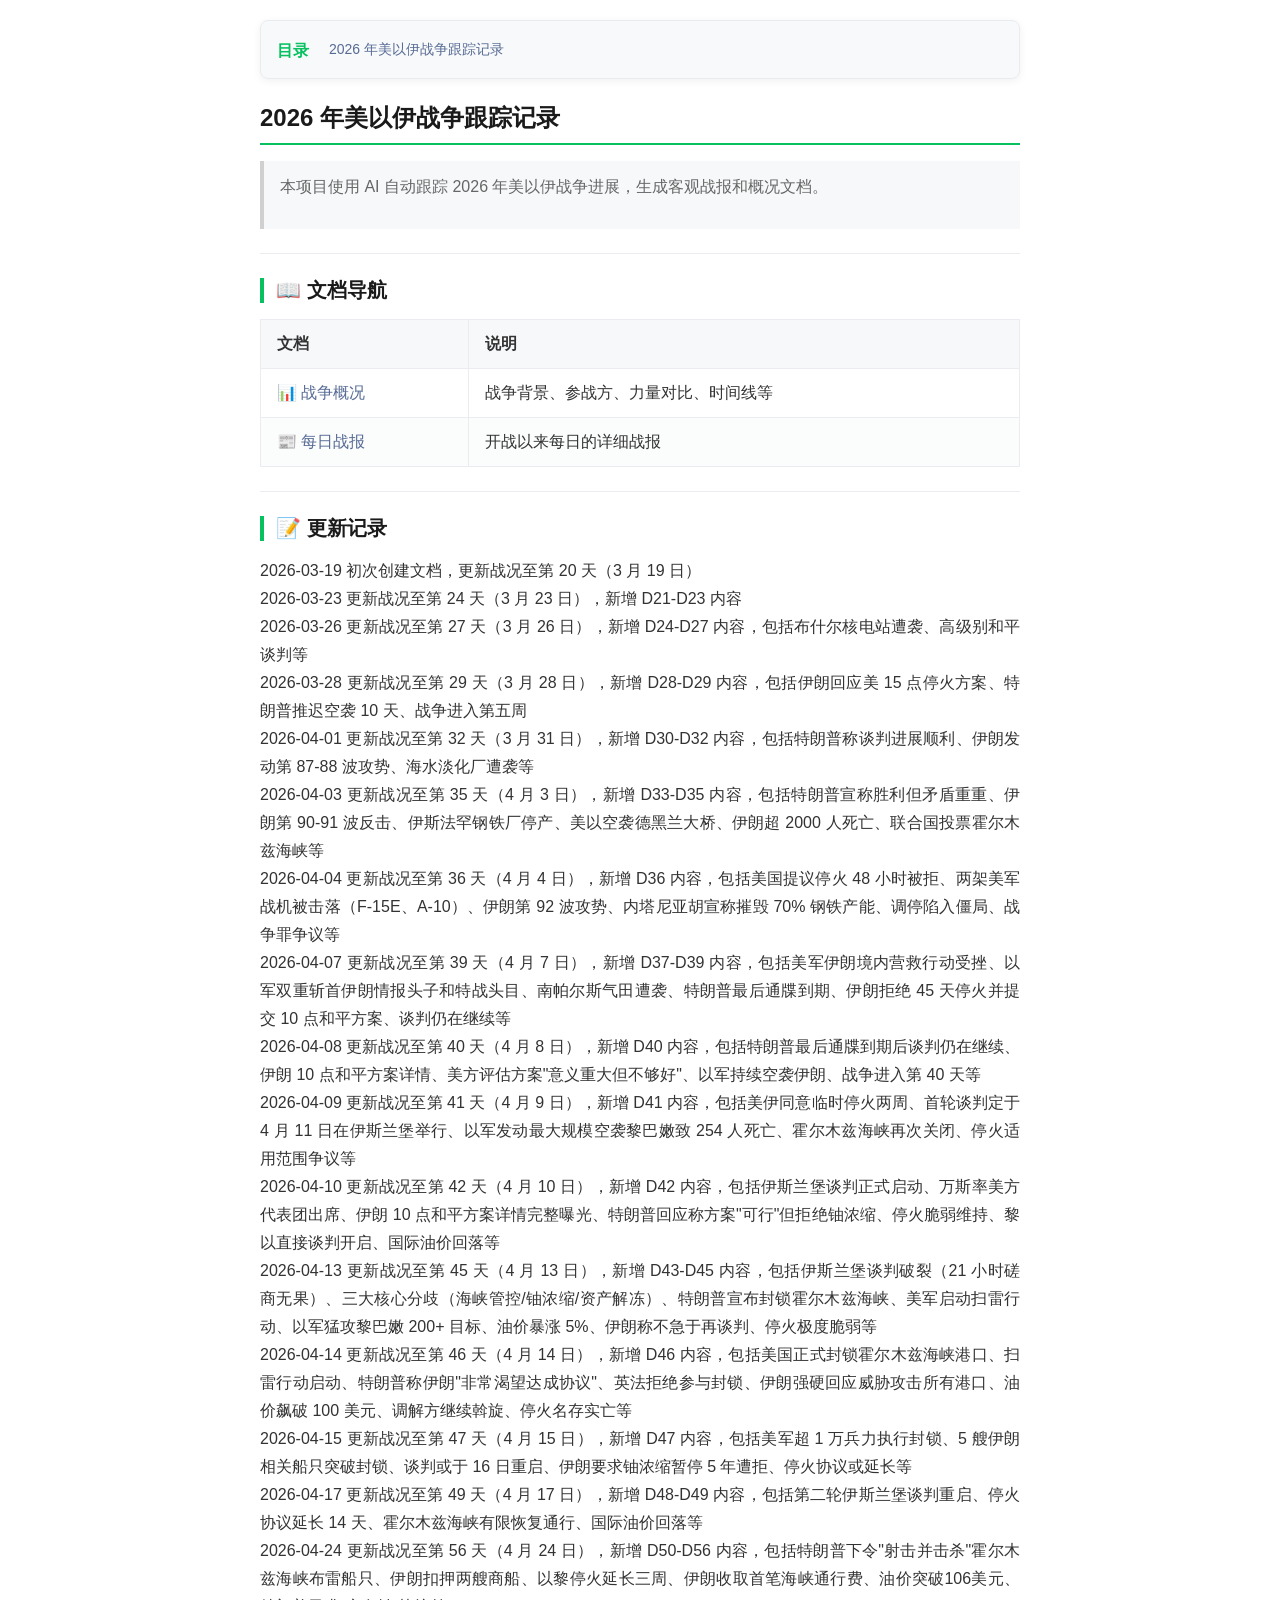
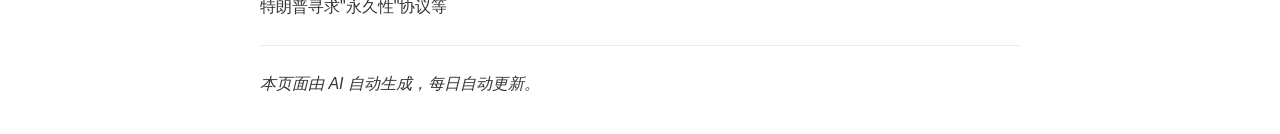
<file: public/index.html>
<!DOCTYPE html>
<html lang="zh-CN">
<head>
  <meta charset="UTF-8">
  <meta name="viewport" content="width=device-width, initial-scale=1.0">
  <title>2026 年美以伊战争跟踪记录</title>
  <link rel="stylesheet" href="./styles/wechat.css">
  
</head>
<body>
  <nav class="toc-nav">
    <div class="toc-inner">
      <span class="toc-label">目录</span>
      <div class="toc">
<ul>
<li><a href="#2026-年美以伊战争跟踪记录">2026 年美以伊战争跟踪记录</a><ul>
<li><a href="#-文档导航">📖 文档导航</a></li>
<li><a href="#-更新记录">📝 更新记录</a></li>
</ul>
</li>
</ul>
</div>

    </div>
  </nav>
  <article>
    <h1 id="2026-年美以伊战争跟踪记录">2026 年美以伊战争跟踪记录</h1>
<blockquote>
<p>本项目使用 AI 自动跟踪 2026 年美以伊战争进展，生成客观战报和概况文档。</p>
</blockquote>
<hr />
<h2 id="-文档导航">📖 文档导航</h2>
<table>
<thead>
<tr>
<th>文档</th>
<th>说明</th>
</tr>
</thead>
<tbody>
<tr>
<td><a href="美以伊战争%20-%20概况.html">📊 战争概况</a></td>
<td>战争背景、参战方、力量对比、时间线等</td>
</tr>
<tr>
<td><a href="美以伊战争%20-%20战报.html">📰 每日战报</a></td>
<td>开战以来每日的详细战报</td>
</tr>
</tbody>
</table>
<hr />
<h2 id="-更新记录">📝 更新记录</h2>
<p>2026-03-19 初次创建文档，更新战况至第 20 天（3 月 19 日）<br />
2026-03-23 更新战况至第 24 天（3 月 23 日），新增 D21-D23 内容<br />
2026-03-26 更新战况至第 27 天（3 月 26 日），新增 D24-D27 内容，包括布什尔核电站遭袭、高级别和平谈判等<br />
2026-03-28 更新战况至第 29 天（3 月 28 日），新增 D28-D29 内容，包括伊朗回应美 15 点停火方案、特朗普推迟空袭 10 天、战争进入第五周<br />
2026-04-01 更新战况至第 32 天（3 月 31 日），新增 D30-D32 内容，包括特朗普称谈判进展顺利、伊朗发动第 87-88 波攻势、海水淡化厂遭袭等<br />
2026-04-03 更新战况至第 35 天（4 月 3 日），新增 D33-D35 内容，包括特朗普宣称胜利但矛盾重重、伊朗第 90-91 波反击、伊斯法罕钢铁厂停产、美以空袭德黑兰大桥、伊朗超 2000 人死亡、联合国投票霍尔木兹海峡等<br />
2026-04-04 更新战况至第 36 天（4 月 4 日），新增 D36 内容，包括美国提议停火 48 小时被拒、两架美军战机被击落（F-15E、A-10）、伊朗第 92 波攻势、内塔尼亚胡宣称摧毁 70% 钢铁产能、调停陷入僵局、战争罪争议等<br />
2026-04-07 更新战况至第 39 天（4 月 7 日），新增 D37-D39 内容，包括美军伊朗境内营救行动受挫、以军双重斩首伊朗情报头子和特战头目、南帕尔斯气田遭袭、特朗普最后通牒到期、伊朗拒绝 45 天停火并提交 10 点和平方案、谈判仍在继续等<br />
2026-04-08 更新战况至第 40 天（4 月 8 日），新增 D40 内容，包括特朗普最后通牒到期后谈判仍在继续、伊朗 10 点和平方案详情、美方评估方案"意义重大但不够好"、以军持续空袭伊朗、战争进入第 40 天等<br />
2026-04-09 更新战况至第 41 天（4 月 9 日），新增 D41 内容，包括美伊同意临时停火两周、首轮谈判定于 4 月 11 日在伊斯兰堡举行、以军发动最大规模空袭黎巴嫩致 254 人死亡、霍尔木兹海峡再次关闭、停火适用范围争议等<br />
2026-04-10 更新战况至第 42 天（4 月 10 日），新增 D42 内容，包括伊斯兰堡谈判正式启动、万斯率美方代表团出席、伊朗 10 点和平方案详情完整曝光、特朗普回应称方案"可行"但拒绝铀浓缩、停火脆弱维持、黎以直接谈判开启、国际油价回落等<br />
2026-04-13 更新战况至第 45 天（4 月 13 日），新增 D43-D45 内容，包括伊斯兰堡谈判破裂（21 小时磋商无果）、三大核心分歧（海峡管控/铀浓缩/资产解冻）、特朗普宣布封锁霍尔木兹海峡、美军启动扫雷行动、以军猛攻黎巴嫩 200+ 目标、油价暴涨 5%、伊朗称不急于再谈判、停火极度脆弱等<br />
2026-04-14 更新战况至第 46 天（4 月 14 日），新增 D46 内容，包括美国正式封锁霍尔木兹海峡港口、扫雷行动启动、特朗普称伊朗"非常渴望达成协议"、英法拒绝参与封锁、伊朗强硬回应威胁攻击所有港口、油价飙破 100 美元、调解方继续斡旋、停火名存实亡等<br />
2026-04-15 更新战况至第 47 天（4 月 15 日），新增 D47 内容，包括美军超 1 万兵力执行封锁、5 艘伊朗相关船只突破封锁、谈判或于 16 日重启、伊朗要求铀浓缩暂停 5 年遭拒、停火协议或延长等<br />
2026-04-17 更新战况至第 49 天（4 月 17 日），新增 D48-D49 内容，包括第二轮伊斯兰堡谈判重启、停火协议延长 14 天、霍尔木兹海峡有限恢复通行、国际油价回落等<br />
2026-04-24 更新战况至第 56 天（4 月 24 日），新增 D50-D56 内容，包括特朗普下令"射击并击杀"霍尔木兹海峡布雷船只、伊朗扣押两艘商船、以黎停火延长三周、伊朗收取首笔海峡通行费、油价突破106美元、特朗普寻求"永久性"协议等</p>
<hr />
<p><em>本页面由 AI 自动生成，每日自动更新。</em></p>
  </article>
  <button class="back-to-top" id="backToTop" title="返回顶部">↑ 顶部</button>
  
  <script>
    // 回到顶部按钮功能
    (function() {
      var btn = document.getElementById('backToTop');
      if (!btn) return;
      
      window.addEventListener('scroll', function() {
        if (window.pageYOffset > 300) {
          btn.classList.add('visible');
        } else {
          btn.classList.remove('visible');
        }
      });
      
      btn.addEventListener('click', function() {
        window.scrollTo({ top: 0, behavior: 'smooth' });
      });
    })();
  </script>
</body>
</html>
</file>
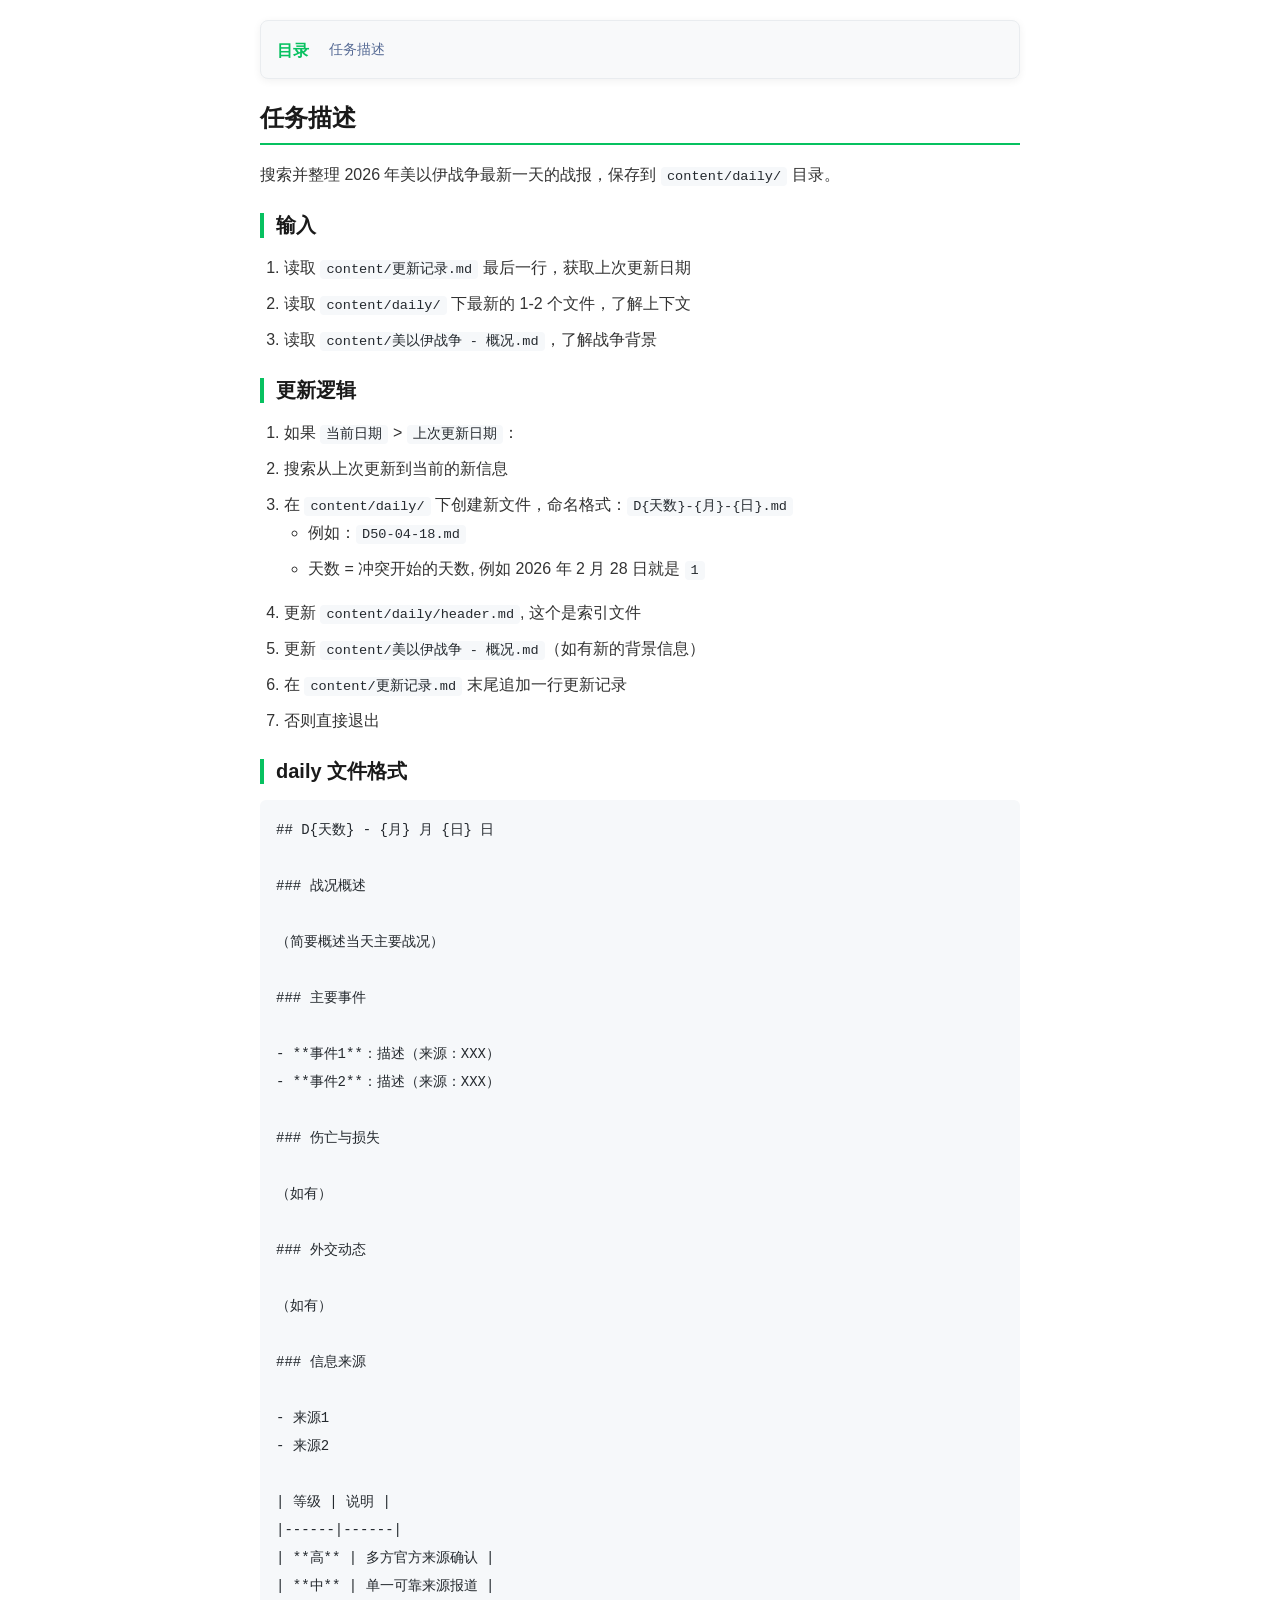
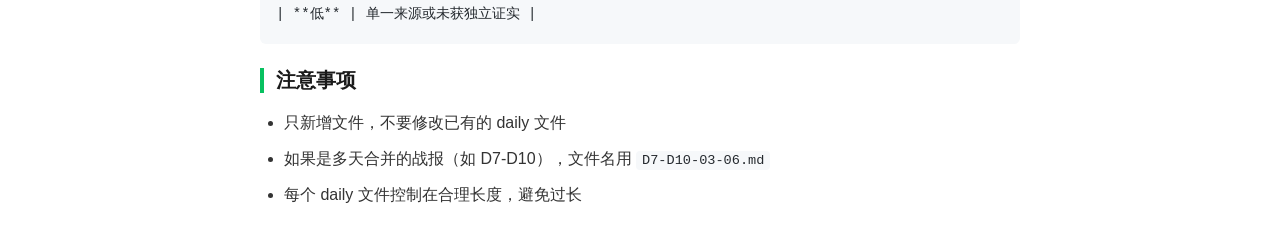
<file: public/战报更新.html>
<!DOCTYPE html>
<html lang="zh-CN">
<head>
  <meta charset="UTF-8">
  <meta name="viewport" content="width=device-width, initial-scale=1.0">
  <title>任务描述</title>
  <link rel="stylesheet" href="./styles/wechat.css">
  
</head>
<body>
  <nav class="toc-nav">
    <div class="toc-inner">
      <span class="toc-label">目录</span>
      <div class="toc">
<ul>
<li><a href="#任务描述">任务描述</a><ul>
<li><a href="#输入">输入</a></li>
<li><a href="#更新逻辑">更新逻辑</a></li>
<li><a href="#daily-文件格式">daily 文件格式</a></li>
<li><a href="#注意事项">注意事项</a></li>
</ul>
</li>
</ul>
</div>

    </div>
  </nav>
  <article>
    <h1 id="任务描述">任务描述</h1>
<p>搜索并整理 2026 年美以伊战争最新一天的战报，保存到 <code>content/daily/</code> 目录。</p>
<h2 id="输入">输入</h2>
<ol>
<li>读取 <code>content/更新记录.md</code> 最后一行，获取上次更新日期</li>
<li>读取 <code>content/daily/</code> 下最新的 1-2 个文件，了解上下文</li>
<li>读取 <code>content/美以伊战争 - 概况.md</code>，了解战争背景</li>
</ol>
<h2 id="更新逻辑">更新逻辑</h2>
<ol>
<li>如果 <code>当前日期</code> &gt; <code>上次更新日期</code>：</li>
<li>搜索从上次更新到当前的新信息</li>
<li>在 <code>content/daily/</code> 下创建新文件，命名格式：<code>D{天数}-{月}-{日}.md</code><ul>
<li>例如：<code>D50-04-18.md</code></li>
<li>天数 = 冲突开始的天数, 例如 2026 年 2 月 28 日就是 <code>1</code></li>
</ul>
</li>
<li>更新 <code>content/daily/header.md</code>, 这个是索引文件</li>
<li>更新 <code>content/美以伊战争 - 概况.md</code>（如有新的背景信息）</li>
<li>在 <code>content/更新记录.md</code> 末尾追加一行更新记录</li>
<li>否则直接退出</li>
</ol>
<h2 id="daily-文件格式">daily 文件格式</h2>
<pre><code class="language-markdown">## D{天数} - {月} 月 {日} 日

### 战况概述

（简要概述当天主要战况）

### 主要事件

- **事件1**：描述（来源：XXX）
- **事件2**：描述（来源：XXX）

### 伤亡与损失

（如有）

### 外交动态

（如有）

### 信息来源

- 来源1
- 来源2

| 等级 | 说明 |
|------|------|
| **高** | 多方官方来源确认 |
| **中** | 单一可靠来源报道 |
| **低** | 单一来源或未获独立证实 |
</code></pre>
<h2 id="注意事项">注意事项</h2>
<ul>
<li>只新增文件，不要修改已有的 daily 文件</li>
<li>如果是多天合并的战报（如 D7-D10），文件名用 <code>D7-D10-03-06.md</code></li>
<li>每个 daily 文件控制在合理长度，避免过长</li>
</ul>
  </article>
  <button class="back-to-top" id="backToTop" title="返回顶部">↑ 顶部</button>
  
  <script>
    // 回到顶部按钮功能
    (function() {
      var btn = document.getElementById('backToTop');
      if (!btn) return;
      
      window.addEventListener('scroll', function() {
        if (window.pageYOffset > 300) {
          btn.classList.add('visible');
        } else {
          btn.classList.remove('visible');
        }
      });
      
      btn.addEventListener('click', function() {
        window.scrollTo({ top: 0, behavior: 'smooth' });
      });
    })();
  </script>
</body>
</html>
</file>
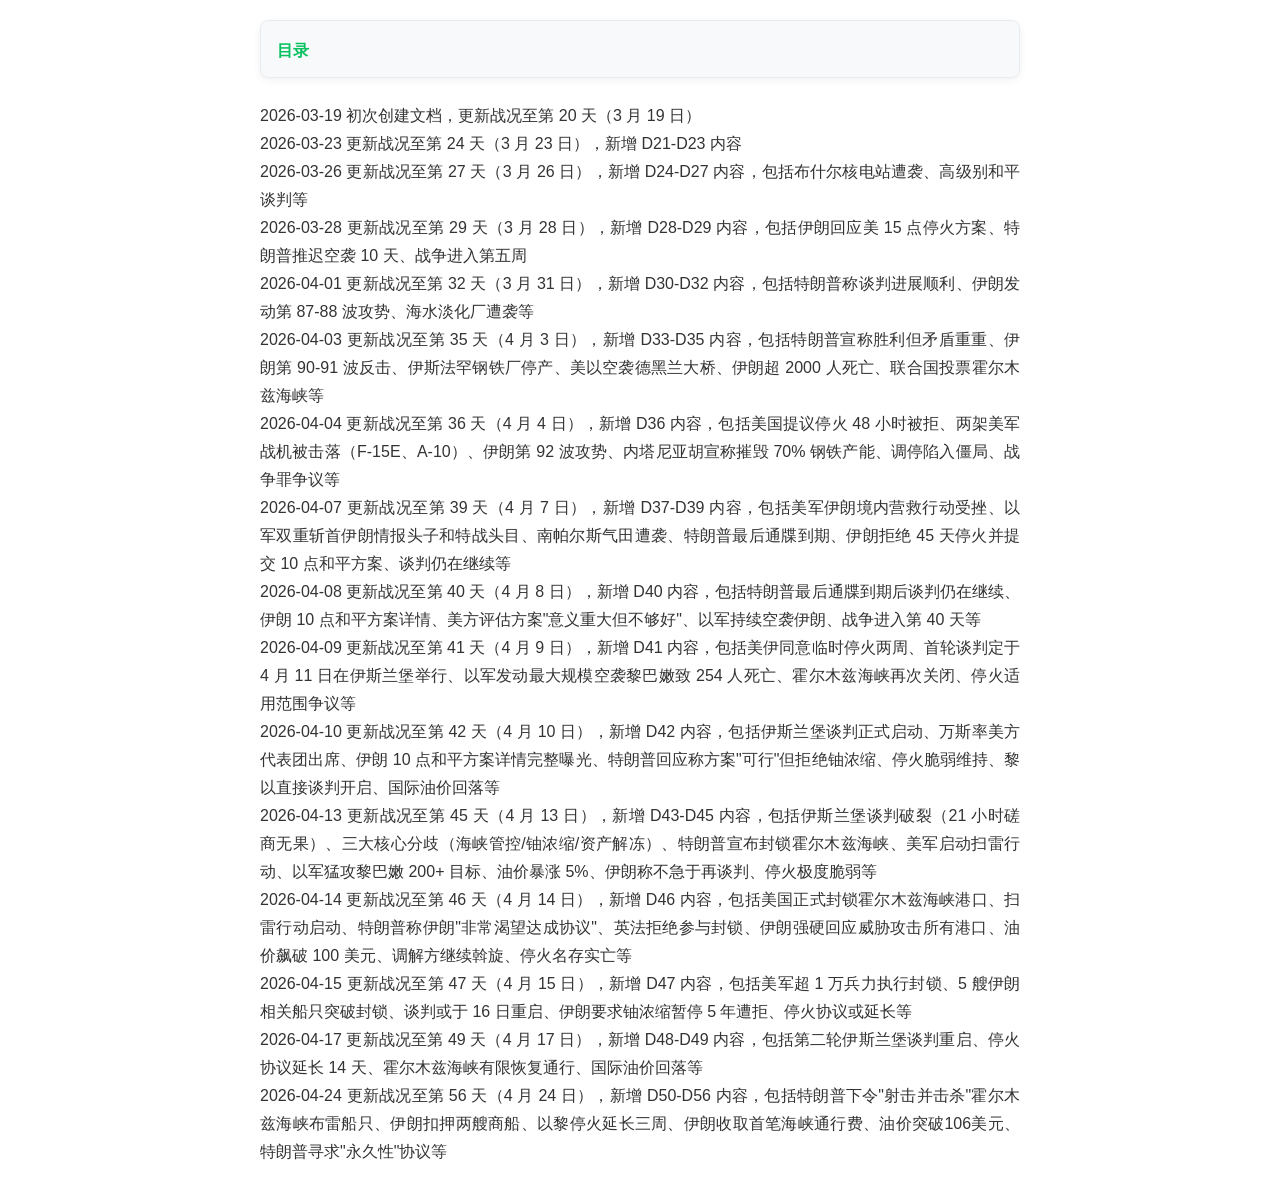
<file: public/更新记录.html>
<!DOCTYPE html>
<html lang="zh-CN">
<head>
  <meta charset="UTF-8">
  <meta name="viewport" content="width=device-width, initial-scale=1.0">
  <title>未命名文档</title>
  <link rel="stylesheet" href="./styles/wechat.css">
  
</head>
<body>
  <nav class="toc-nav">
    <div class="toc-inner">
      <span class="toc-label">目录</span>
      <div class="toc">
<ul></ul>
</div>

    </div>
  </nav>
  <article>
    <p>2026-03-19 初次创建文档，更新战况至第 20 天（3 月 19 日）<br />
2026-03-23 更新战况至第 24 天（3 月 23 日），新增 D21-D23 内容<br />
2026-03-26 更新战况至第 27 天（3 月 26 日），新增 D24-D27 内容，包括布什尔核电站遭袭、高级别和平谈判等<br />
2026-03-28 更新战况至第 29 天（3 月 28 日），新增 D28-D29 内容，包括伊朗回应美 15 点停火方案、特朗普推迟空袭 10 天、战争进入第五周<br />
2026-04-01 更新战况至第 32 天（3 月 31 日），新增 D30-D32 内容，包括特朗普称谈判进展顺利、伊朗发动第 87-88 波攻势、海水淡化厂遭袭等<br />
2026-04-03 更新战况至第 35 天（4 月 3 日），新增 D33-D35 内容，包括特朗普宣称胜利但矛盾重重、伊朗第 90-91 波反击、伊斯法罕钢铁厂停产、美以空袭德黑兰大桥、伊朗超 2000 人死亡、联合国投票霍尔木兹海峡等<br />
2026-04-04 更新战况至第 36 天（4 月 4 日），新增 D36 内容，包括美国提议停火 48 小时被拒、两架美军战机被击落（F-15E、A-10）、伊朗第 92 波攻势、内塔尼亚胡宣称摧毁 70% 钢铁产能、调停陷入僵局、战争罪争议等<br />
2026-04-07 更新战况至第 39 天（4 月 7 日），新增 D37-D39 内容，包括美军伊朗境内营救行动受挫、以军双重斩首伊朗情报头子和特战头目、南帕尔斯气田遭袭、特朗普最后通牒到期、伊朗拒绝 45 天停火并提交 10 点和平方案、谈判仍在继续等<br />
2026-04-08 更新战况至第 40 天（4 月 8 日），新增 D40 内容，包括特朗普最后通牒到期后谈判仍在继续、伊朗 10 点和平方案详情、美方评估方案"意义重大但不够好"、以军持续空袭伊朗、战争进入第 40 天等<br />
2026-04-09 更新战况至第 41 天（4 月 9 日），新增 D41 内容，包括美伊同意临时停火两周、首轮谈判定于 4 月 11 日在伊斯兰堡举行、以军发动最大规模空袭黎巴嫩致 254 人死亡、霍尔木兹海峡再次关闭、停火适用范围争议等<br />
2026-04-10 更新战况至第 42 天（4 月 10 日），新增 D42 内容，包括伊斯兰堡谈判正式启动、万斯率美方代表团出席、伊朗 10 点和平方案详情完整曝光、特朗普回应称方案"可行"但拒绝铀浓缩、停火脆弱维持、黎以直接谈判开启、国际油价回落等<br />
2026-04-13 更新战况至第 45 天（4 月 13 日），新增 D43-D45 内容，包括伊斯兰堡谈判破裂（21 小时磋商无果）、三大核心分歧（海峡管控/铀浓缩/资产解冻）、特朗普宣布封锁霍尔木兹海峡、美军启动扫雷行动、以军猛攻黎巴嫩 200+ 目标、油价暴涨 5%、伊朗称不急于再谈判、停火极度脆弱等<br />
2026-04-14 更新战况至第 46 天（4 月 14 日），新增 D46 内容，包括美国正式封锁霍尔木兹海峡港口、扫雷行动启动、特朗普称伊朗"非常渴望达成协议"、英法拒绝参与封锁、伊朗强硬回应威胁攻击所有港口、油价飙破 100 美元、调解方继续斡旋、停火名存实亡等<br />
2026-04-15 更新战况至第 47 天（4 月 15 日），新增 D47 内容，包括美军超 1 万兵力执行封锁、5 艘伊朗相关船只突破封锁、谈判或于 16 日重启、伊朗要求铀浓缩暂停 5 年遭拒、停火协议或延长等<br />
2026-04-17 更新战况至第 49 天（4 月 17 日），新增 D48-D49 内容，包括第二轮伊斯兰堡谈判重启、停火协议延长 14 天、霍尔木兹海峡有限恢复通行、国际油价回落等<br />
2026-04-24 更新战况至第 56 天（4 月 24 日），新增 D50-D56 内容，包括特朗普下令"射击并击杀"霍尔木兹海峡布雷船只、伊朗扣押两艘商船、以黎停火延长三周、伊朗收取首笔海峡通行费、油价突破106美元、特朗普寻求"永久性"协议等</p>
  </article>
  <button class="back-to-top" id="backToTop" title="返回顶部">↑ 顶部</button>
  
  <script>
    // 回到顶部按钮功能
    (function() {
      var btn = document.getElementById('backToTop');
      if (!btn) return;
      
      window.addEventListener('scroll', function() {
        if (window.pageYOffset > 300) {
          btn.classList.add('visible');
        } else {
          btn.classList.remove('visible');
        }
      });
      
      btn.addEventListener('click', function() {
        window.scrollTo({ top: 0, behavior: 'smooth' });
      });
    })();
  </script>
</body>
</html>
</file>
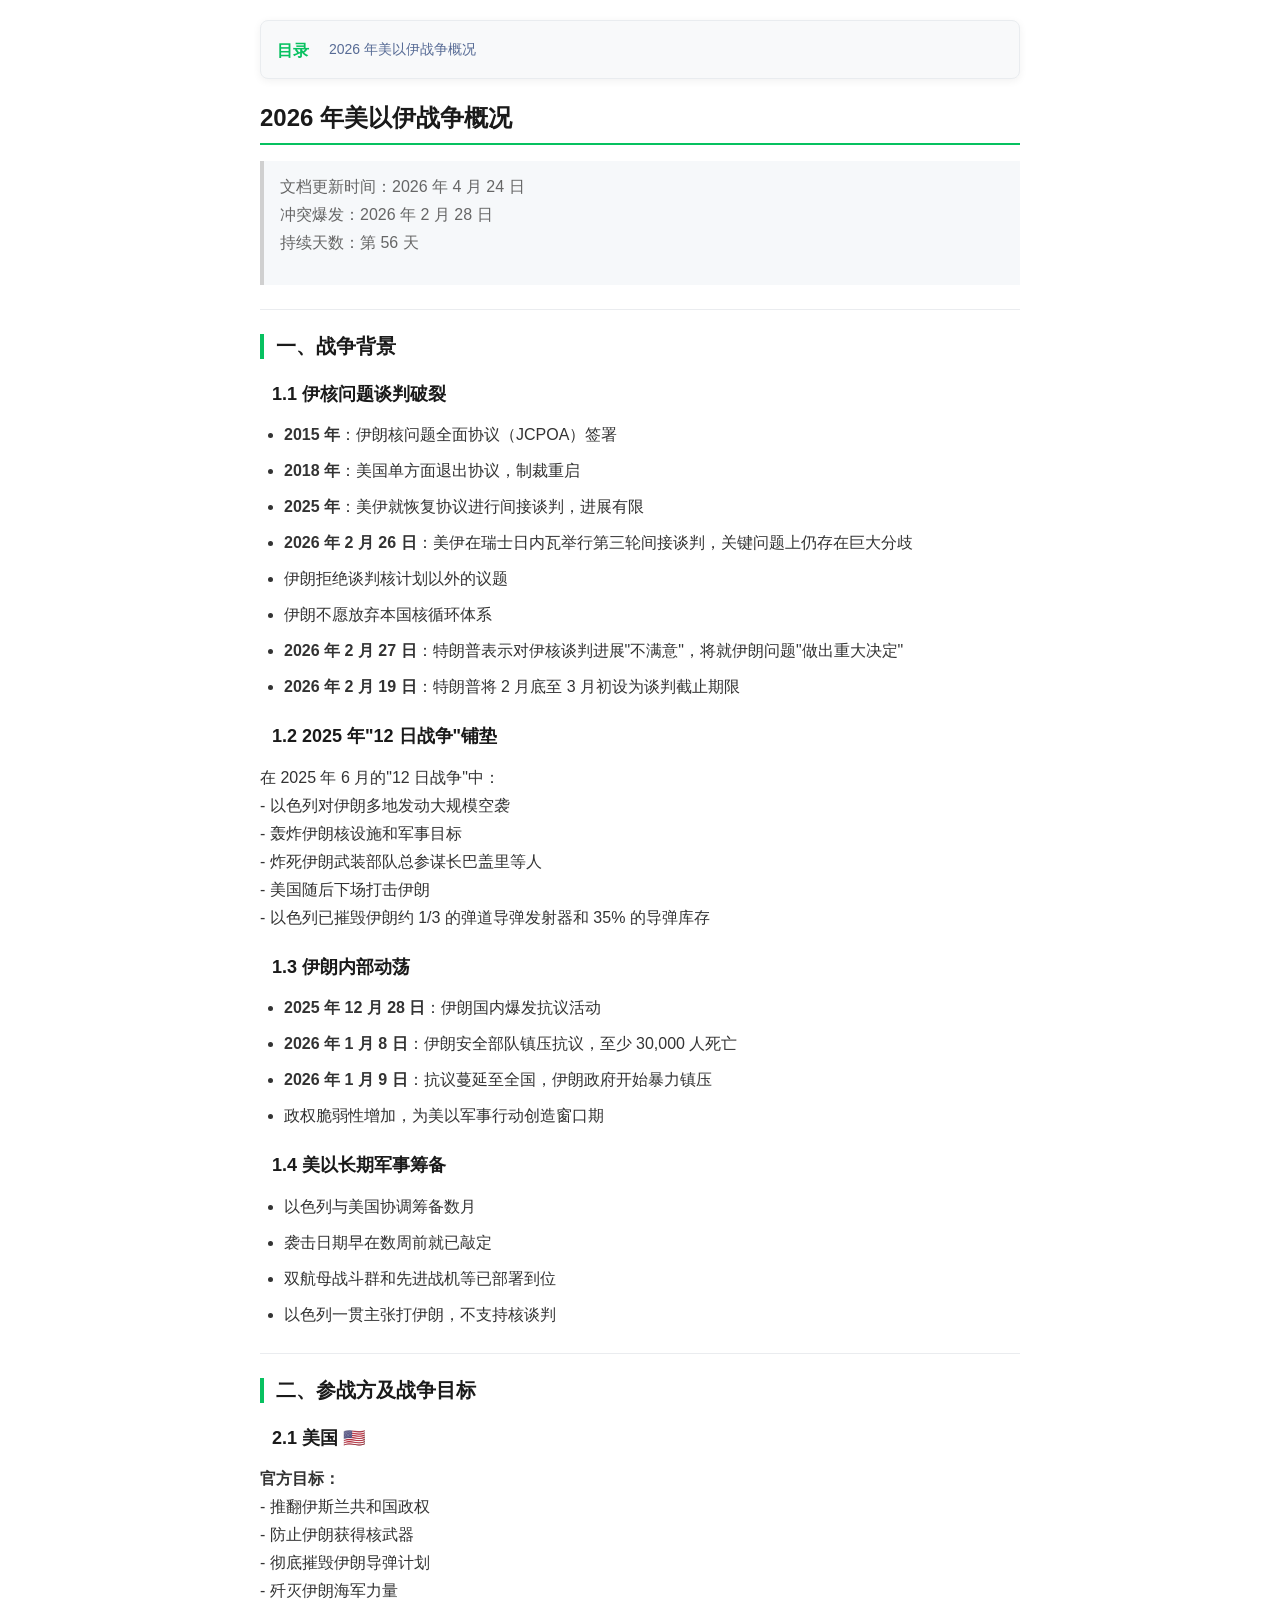
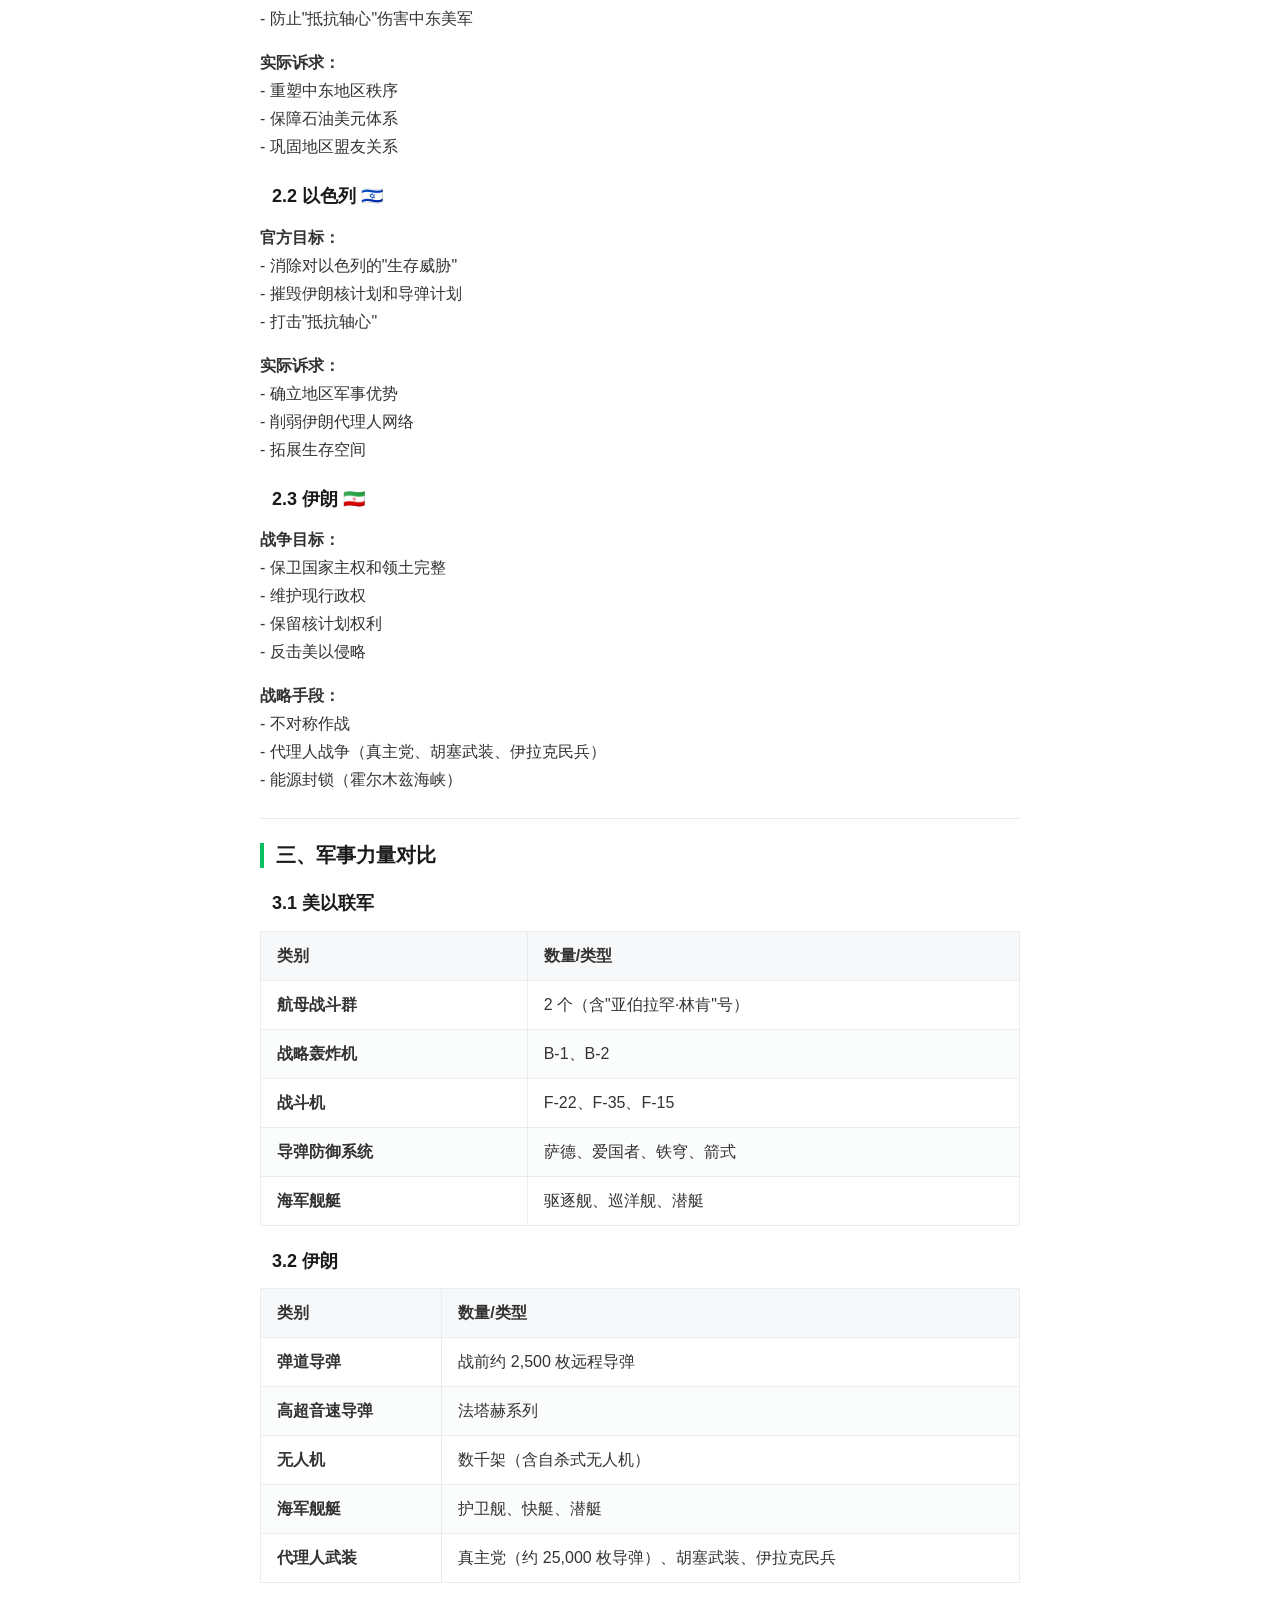
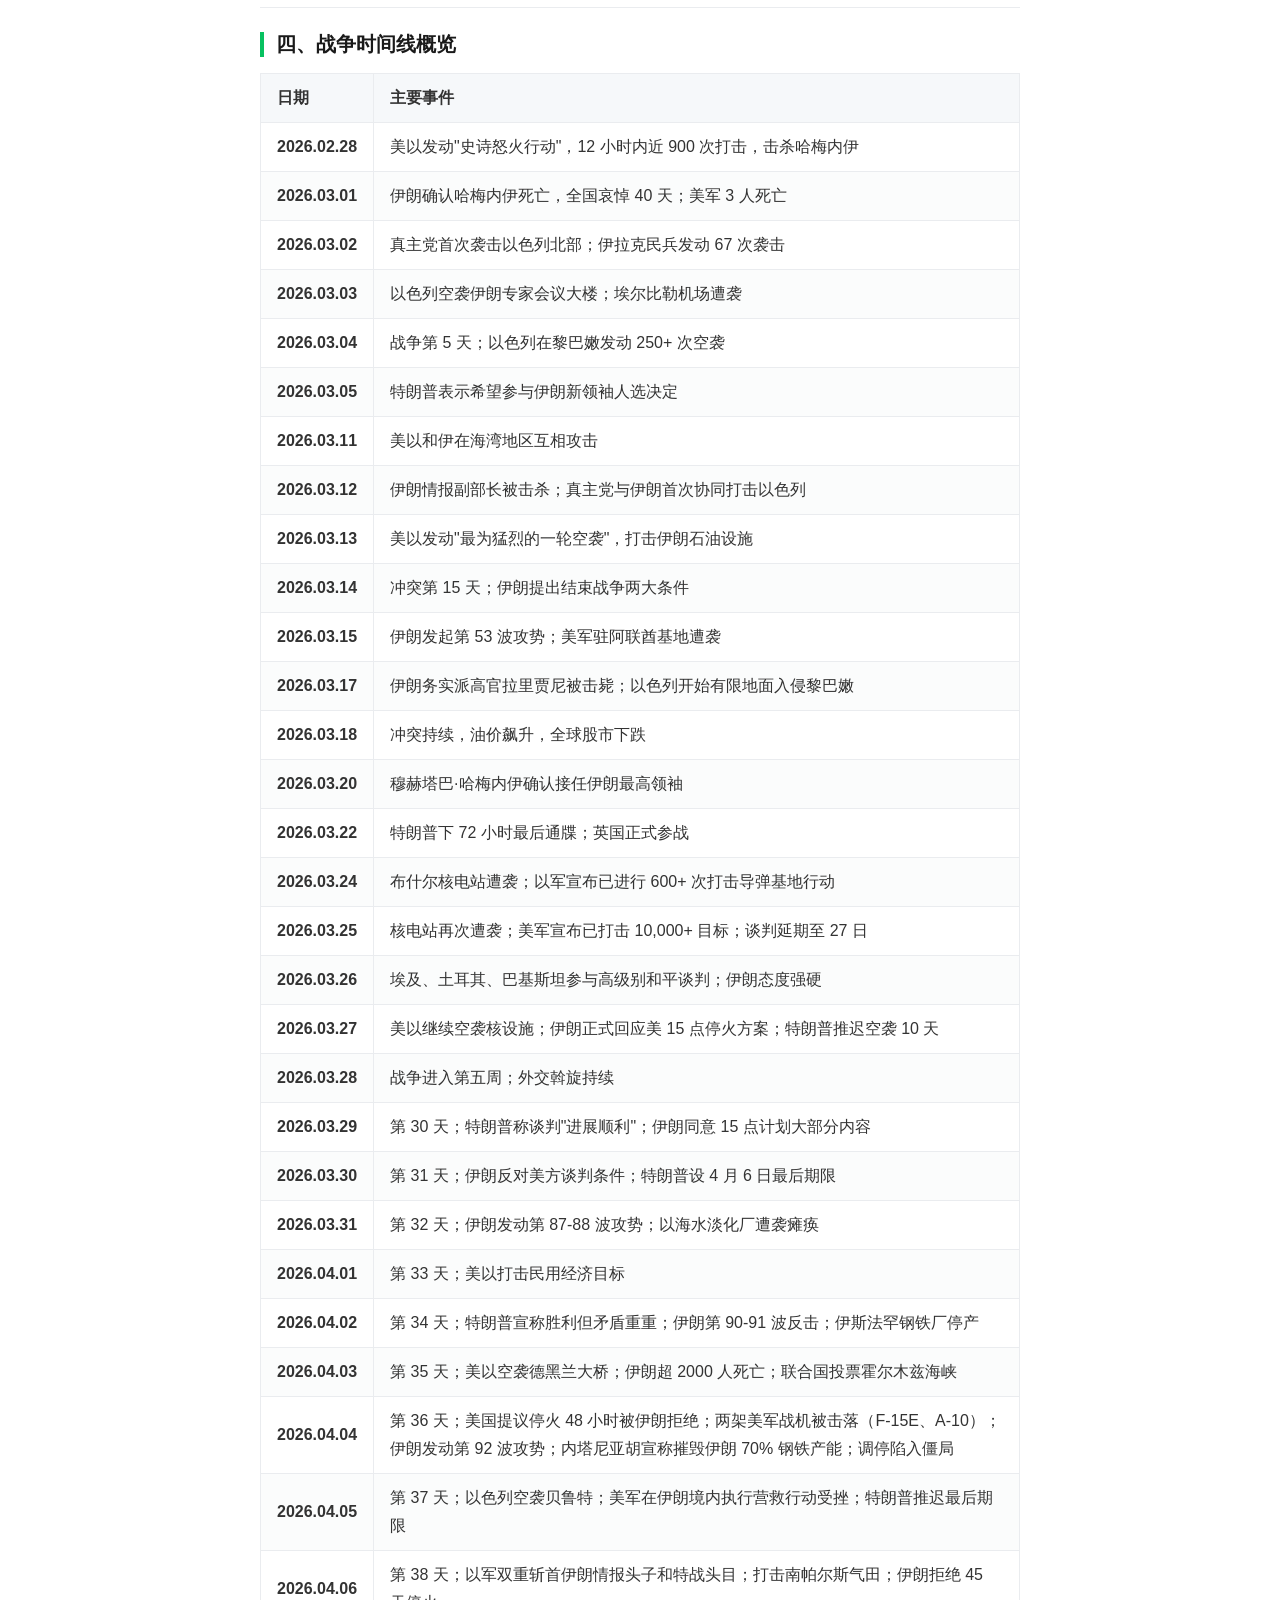
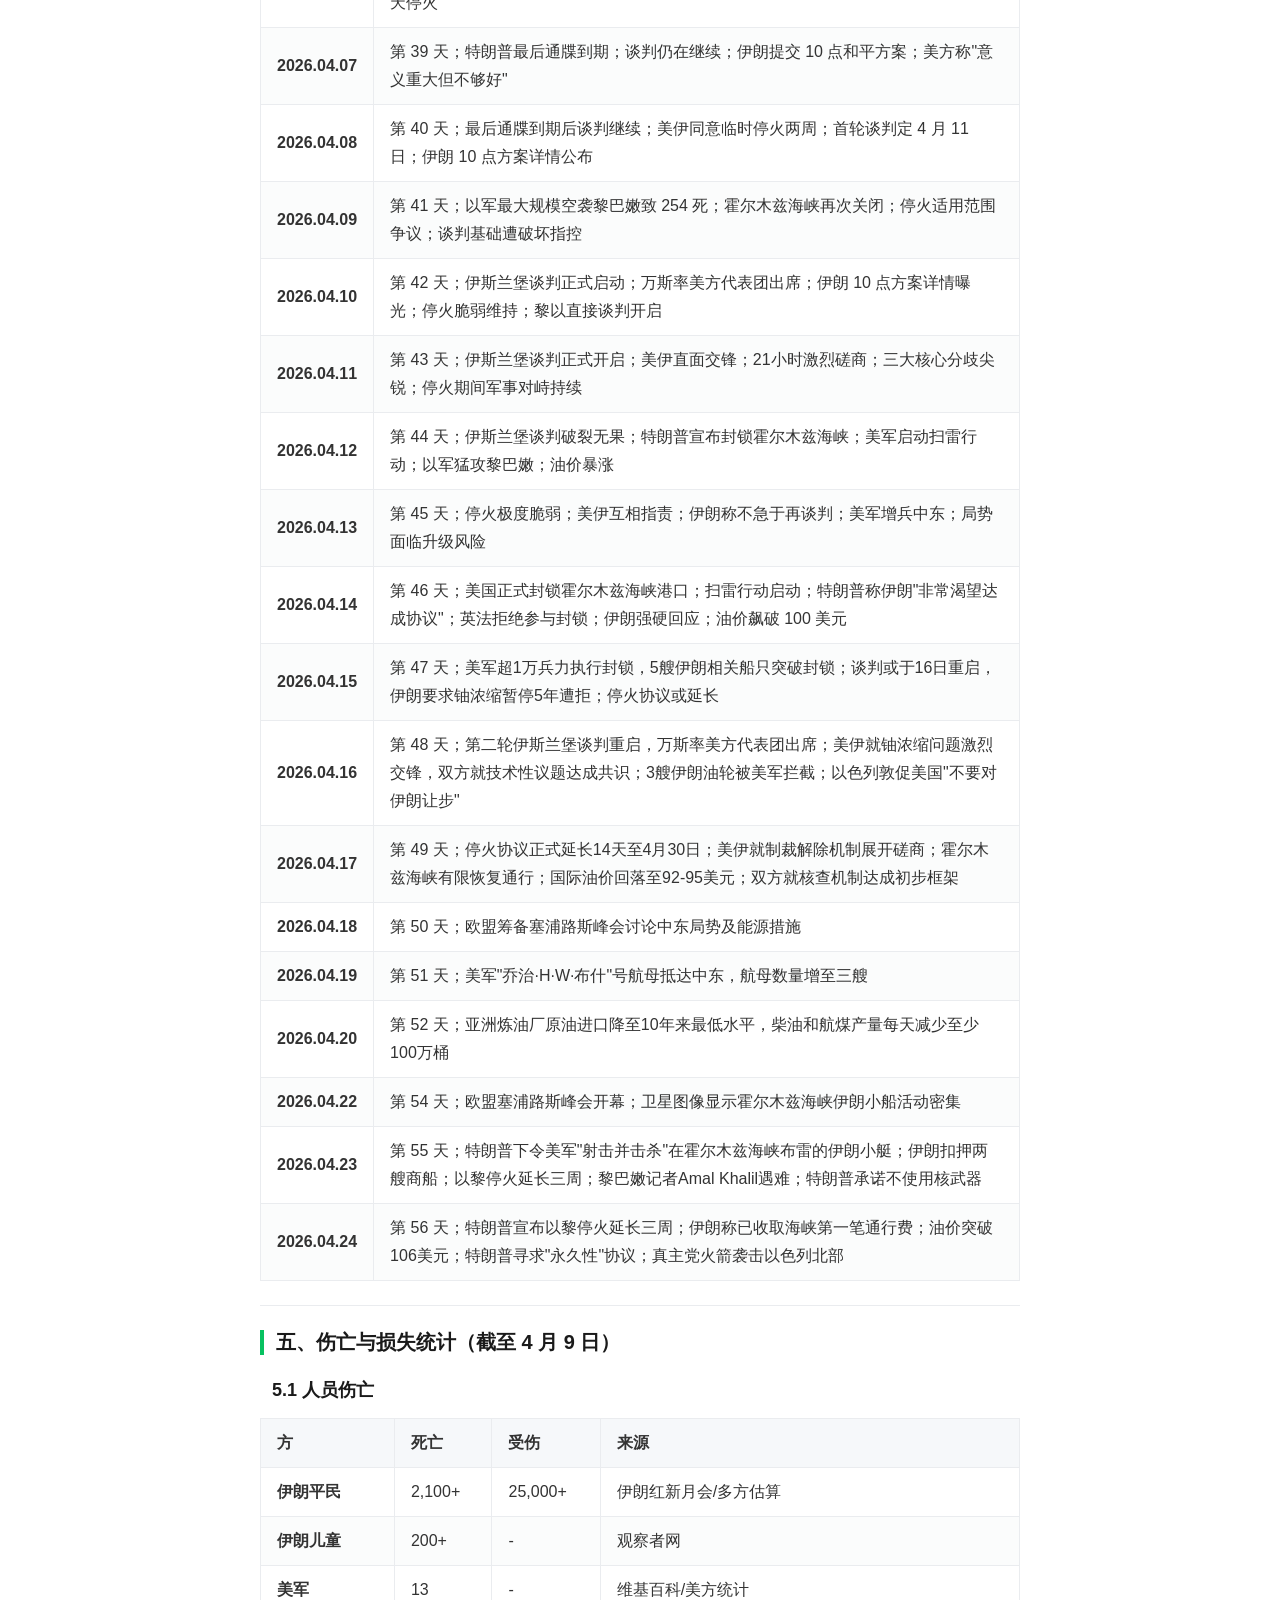
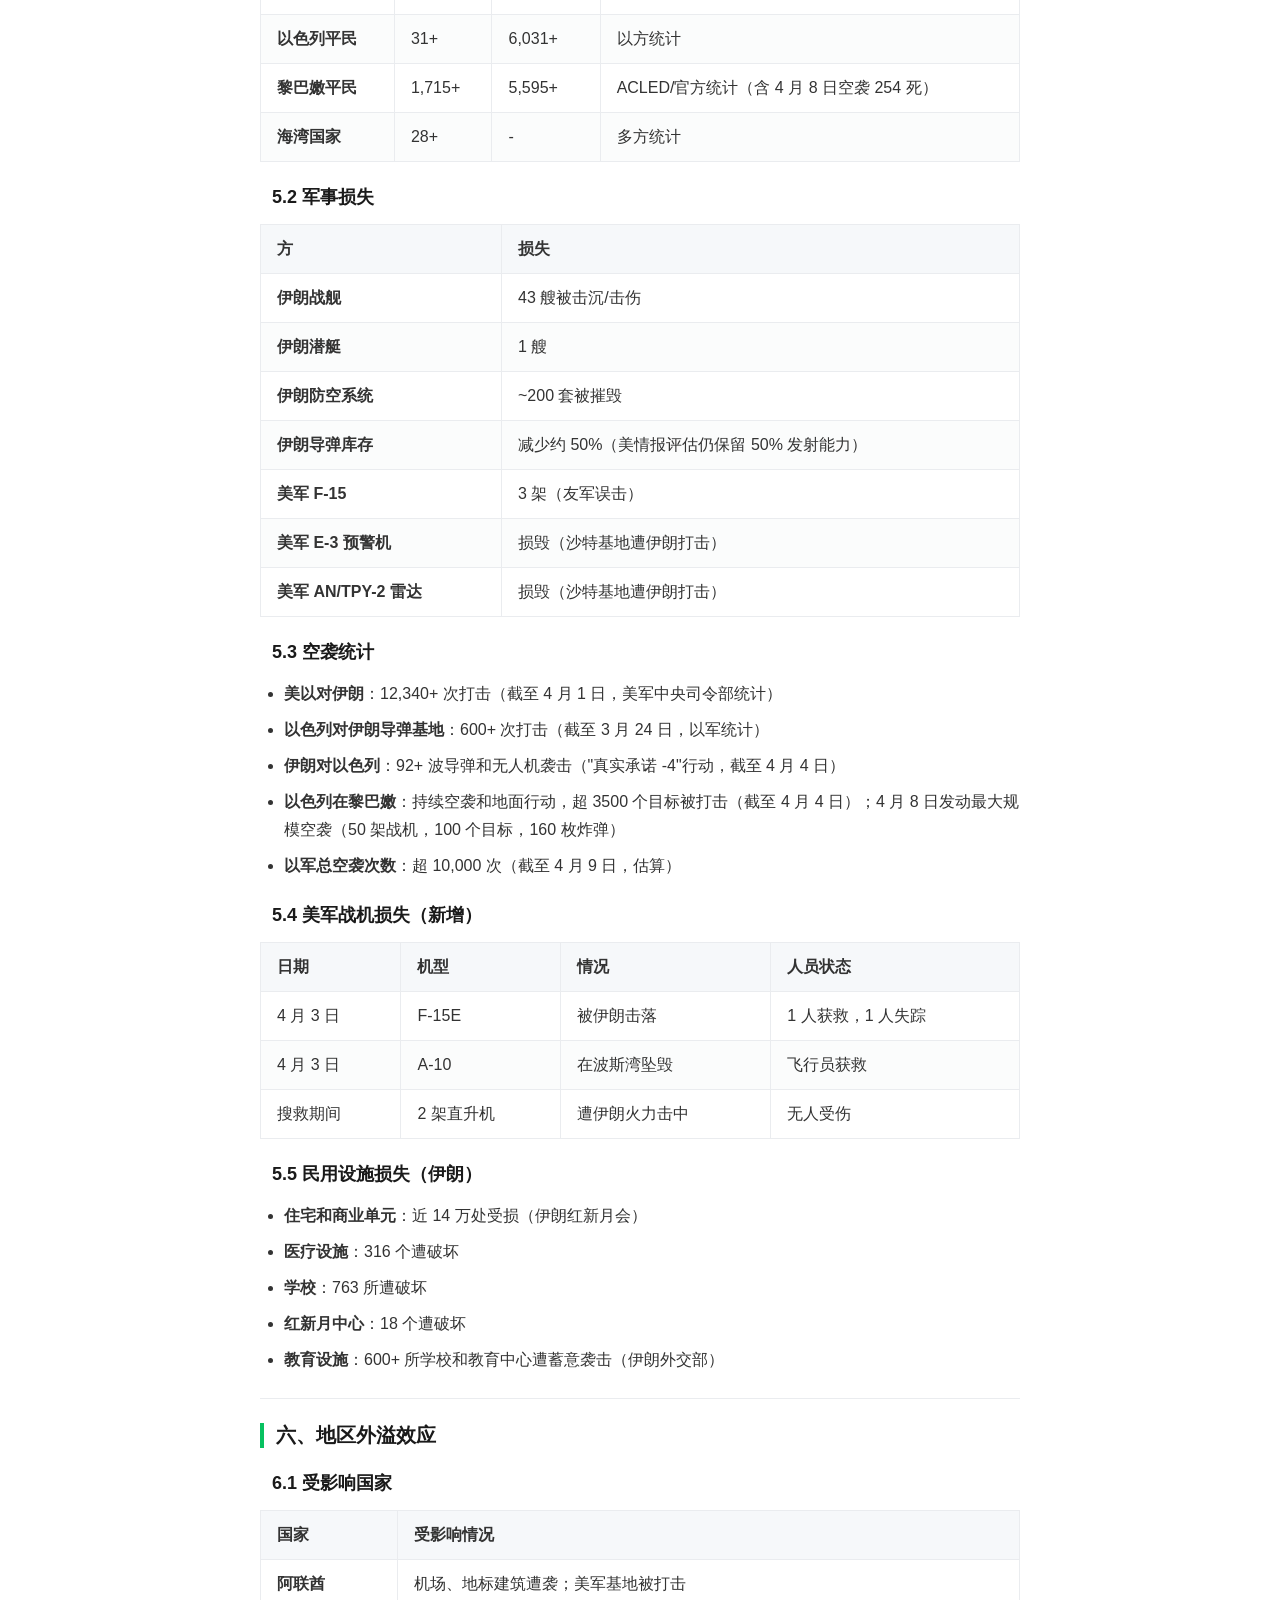
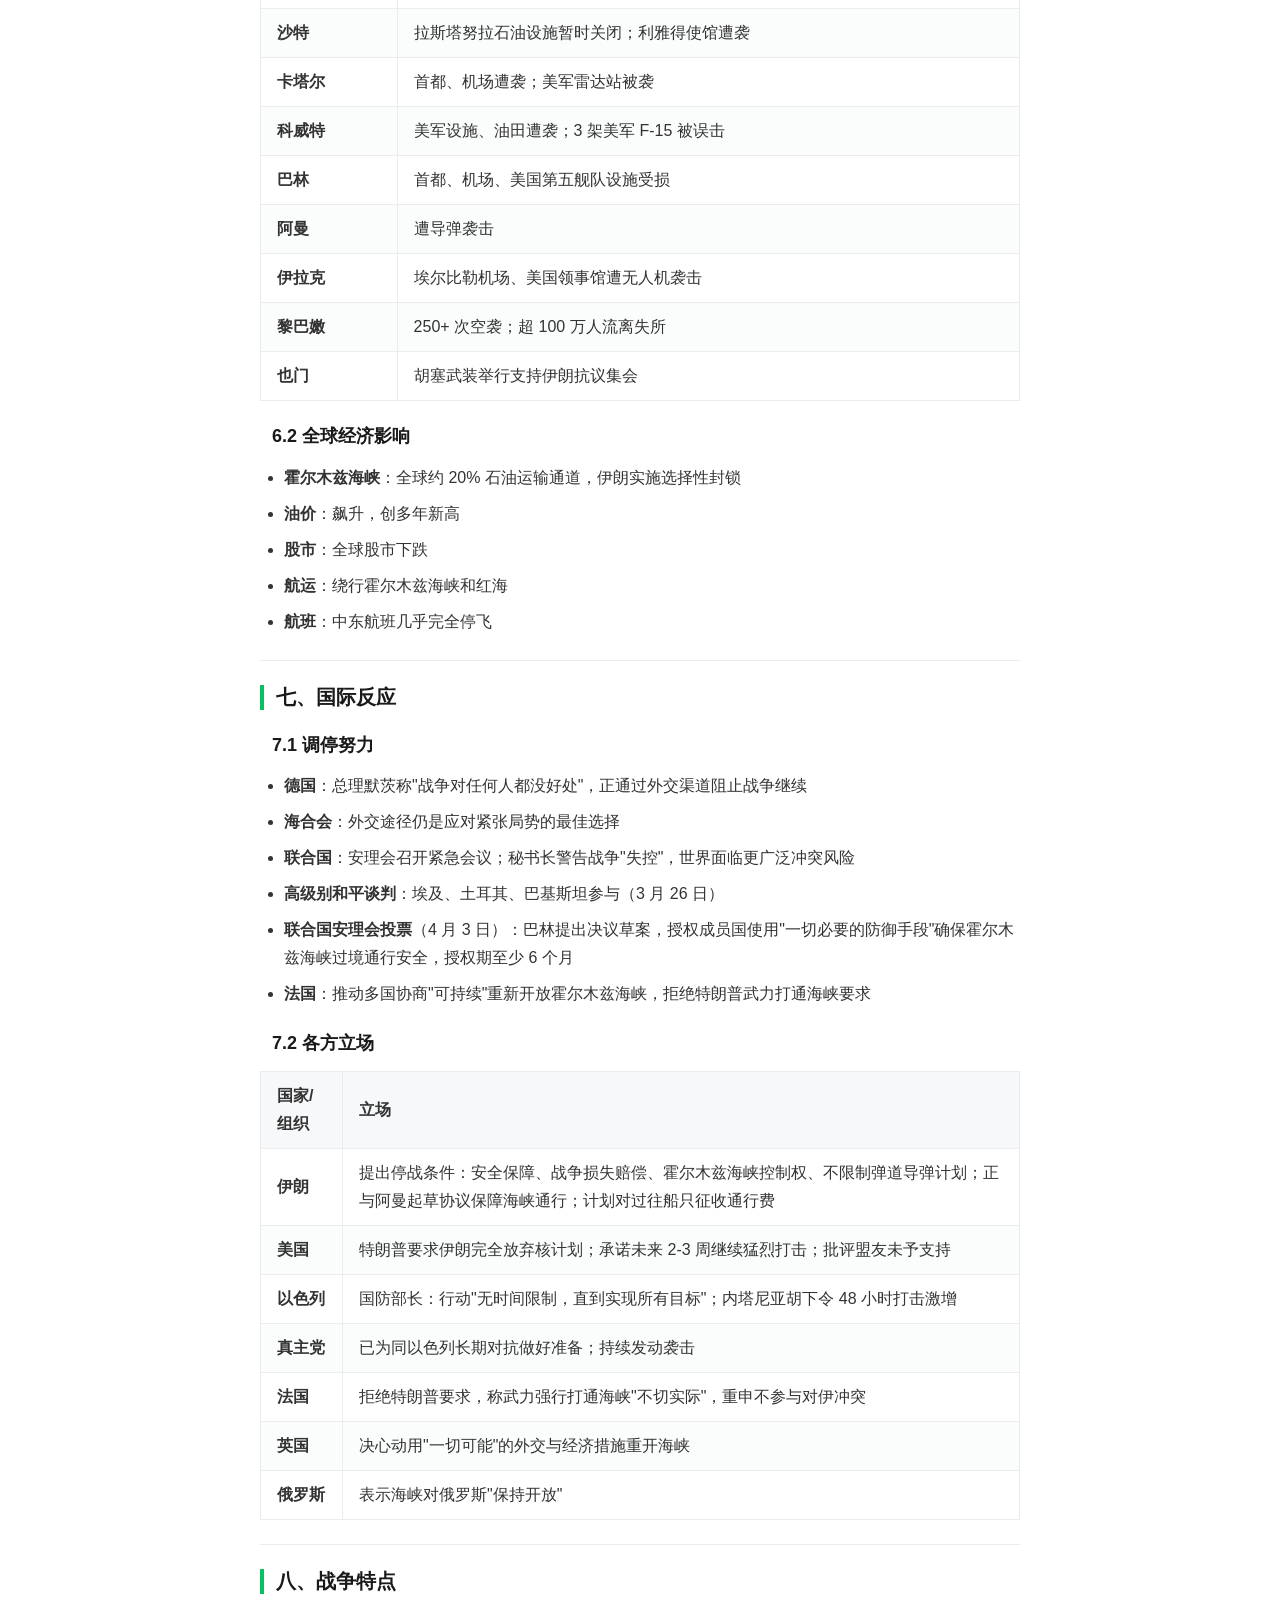
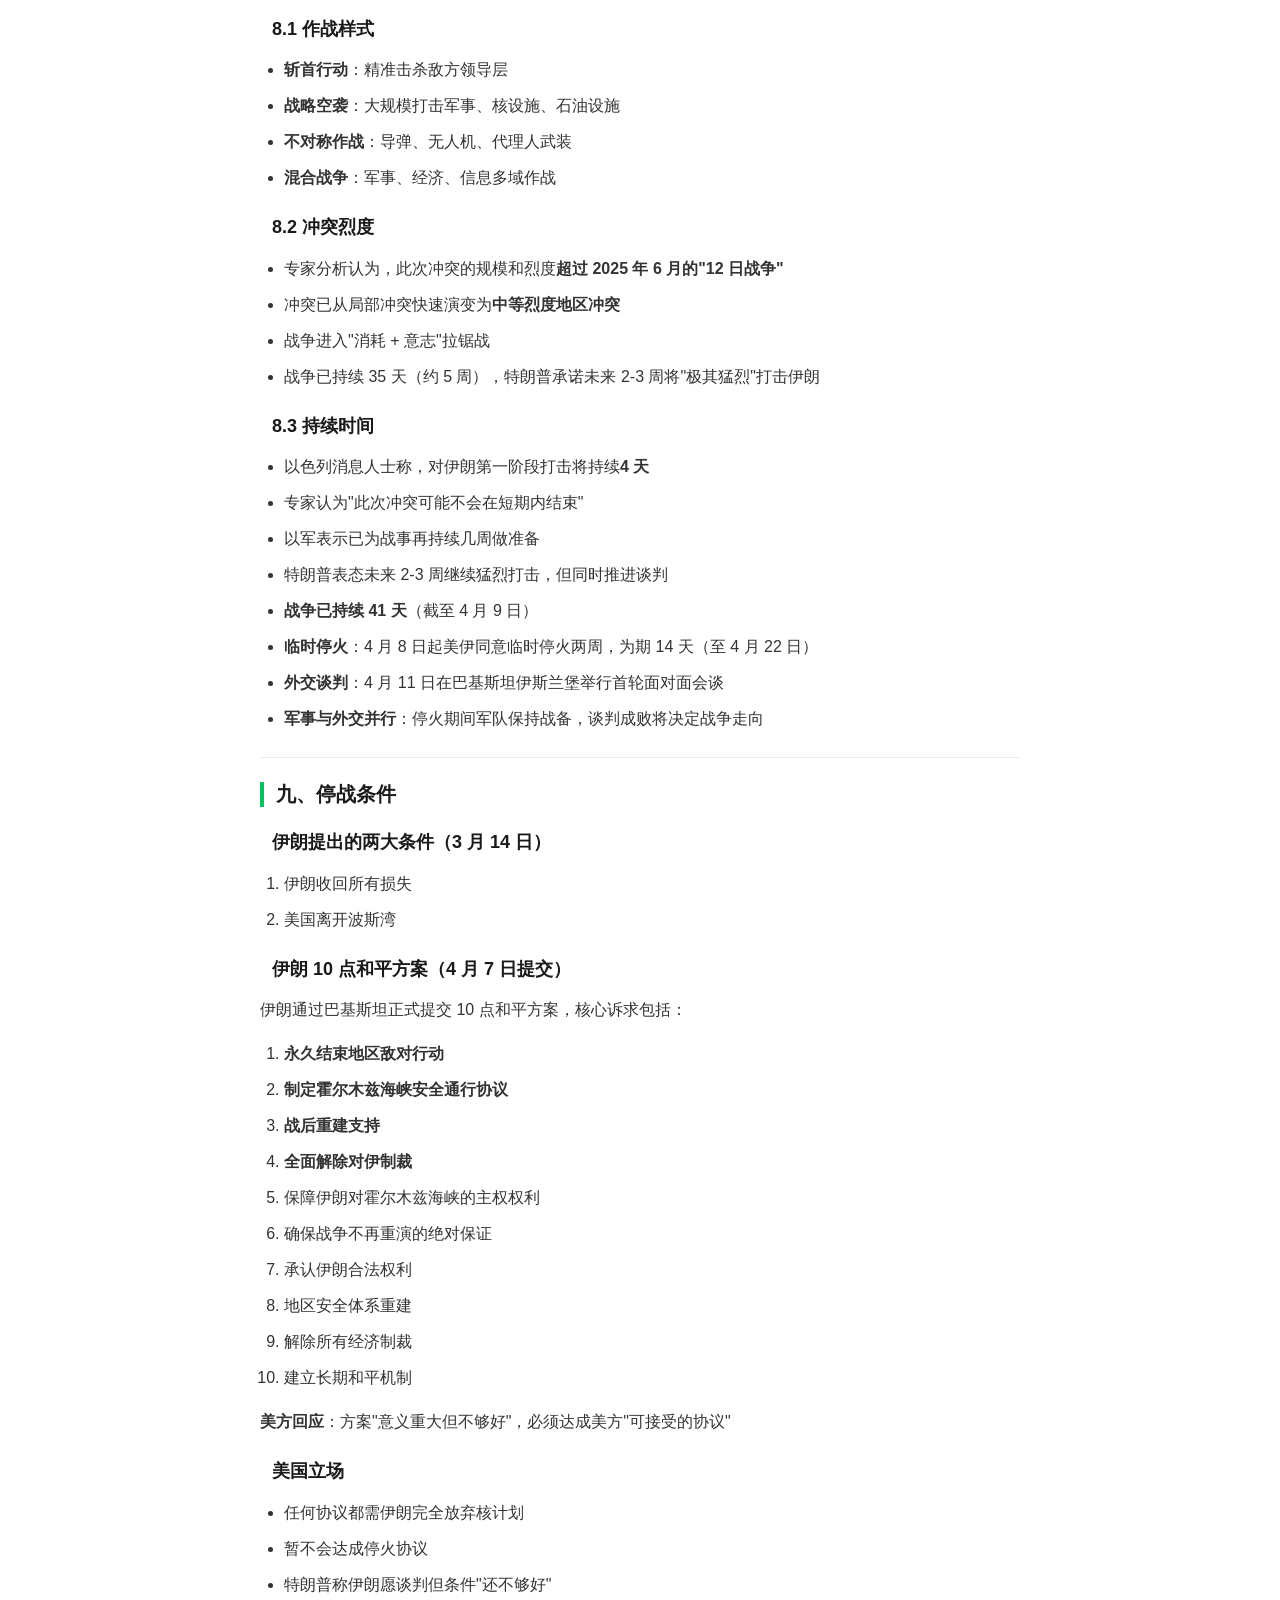
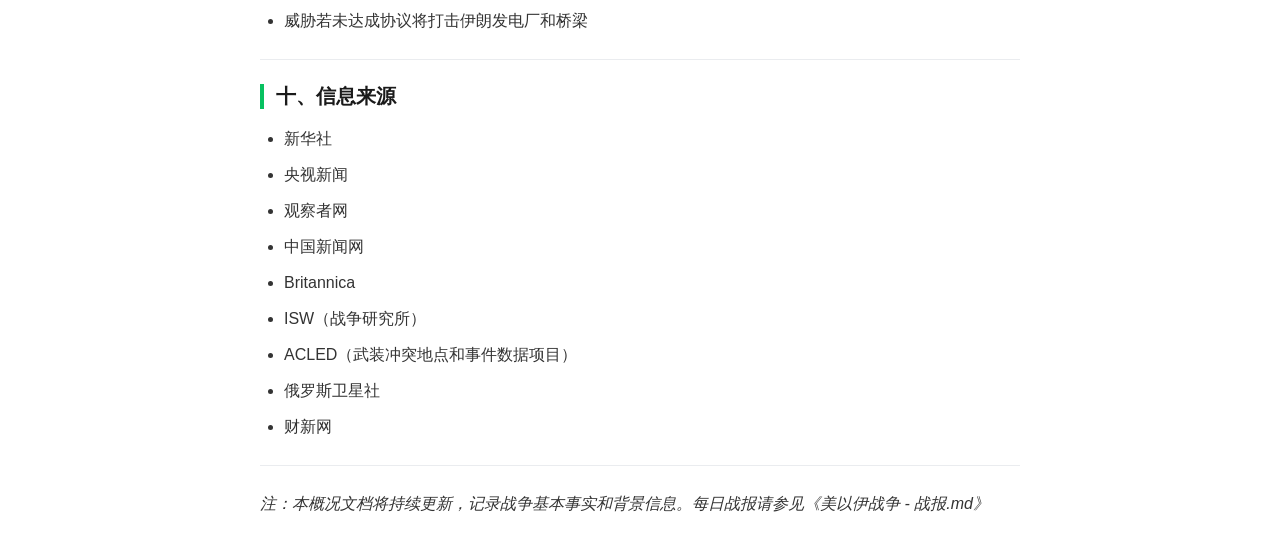
<file: public/美以伊战争 - 概况.html>
<!DOCTYPE html>
<html lang="zh-CN">
<head>
  <meta charset="UTF-8">
  <meta name="viewport" content="width=device-width, initial-scale=1.0">
  <title>2026 年美以伊战争概况</title>
  <link rel="stylesheet" href="./styles/wechat.css">
  
</head>
<body>
  <nav class="toc-nav">
    <div class="toc-inner">
      <span class="toc-label">目录</span>
      <div class="toc">
<ul>
<li><a href="#2026-年美以伊战争概况">2026 年美以伊战争概况</a><ul>
<li><a href="#一战争背景">一、战争背景</a><ul>
<li><a href="#11-伊核问题谈判破裂">1.1 伊核问题谈判破裂</a></li>
<li><a href="#12-2025-年12-日战争铺垫">1.2 2025 年"12 日战争"铺垫</a></li>
<li><a href="#13-伊朗内部动荡">1.3 伊朗内部动荡</a></li>
<li><a href="#14-美以长期军事筹备">1.4 美以长期军事筹备</a></li>
</ul>
</li>
<li><a href="#二参战方及战争目标">二、参战方及战争目标</a><ul>
<li><a href="#21-美国-">2.1 美国 🇺🇸</a></li>
<li><a href="#22-以色列-">2.2 以色列 🇮🇱</a></li>
<li><a href="#23-伊朗-">2.3 伊朗 🇮🇷</a></li>
</ul>
</li>
<li><a href="#三军事力量对比">三、军事力量对比</a><ul>
<li><a href="#31-美以联军">3.1 美以联军</a></li>
<li><a href="#32-伊朗">3.2 伊朗</a></li>
</ul>
</li>
<li><a href="#四战争时间线概览">四、战争时间线概览</a></li>
<li><a href="#五伤亡与损失统计截至-4-月-9-日">五、伤亡与损失统计（截至 4 月 9 日）</a><ul>
<li><a href="#51-人员伤亡">5.1 人员伤亡</a></li>
<li><a href="#52-军事损失">5.2 军事损失</a></li>
<li><a href="#53-空袭统计">5.3 空袭统计</a></li>
<li><a href="#54-美军战机损失新增">5.4 美军战机损失（新增）</a></li>
<li><a href="#55-民用设施损失伊朗">5.5 民用设施损失（伊朗）</a></li>
</ul>
</li>
<li><a href="#六地区外溢效应">六、地区外溢效应</a><ul>
<li><a href="#61-受影响国家">6.1 受影响国家</a></li>
<li><a href="#62-全球经济影响">6.2 全球经济影响</a></li>
</ul>
</li>
<li><a href="#七国际反应">七、国际反应</a><ul>
<li><a href="#71-调停努力">7.1 调停努力</a></li>
<li><a href="#72-各方立场">7.2 各方立场</a></li>
</ul>
</li>
<li><a href="#八战争特点">八、战争特点</a><ul>
<li><a href="#81-作战样式">8.1 作战样式</a></li>
<li><a href="#82-冲突烈度">8.2 冲突烈度</a></li>
<li><a href="#83-持续时间">8.3 持续时间</a></li>
</ul>
</li>
<li><a href="#九停战条件">九、停战条件</a><ul>
<li><a href="#伊朗提出的两大条件3-月-14-日">伊朗提出的两大条件（3 月 14 日）</a></li>
<li><a href="#伊朗-10-点和平方案4-月-7-日提交">伊朗 10 点和平方案（4 月 7 日提交）</a></li>
<li><a href="#美国立场">美国立场</a></li>
</ul>
</li>
<li><a href="#十信息来源">十、信息来源</a></li>
</ul>
</li>
</ul>
</div>

    </div>
  </nav>
  <article>
    <h1 id="2026-年美以伊战争概况">2026 年美以伊战争概况</h1>
<blockquote>
<p>文档更新时间：2026 年 4 月 24 日<br />
冲突爆发：2026 年 2 月 28 日<br />
持续天数：第 56 天</p>
</blockquote>
<hr />
<h2 id="一战争背景">一、战争背景</h2>
<h3 id="11-伊核问题谈判破裂">1.1 伊核问题谈判破裂</h3>
<ul>
<li><strong>2015 年</strong>：伊朗核问题全面协议（JCPOA）签署</li>
<li><strong>2018 年</strong>：美国单方面退出协议，制裁重启</li>
<li><strong>2025 年</strong>：美伊就恢复协议进行间接谈判，进展有限</li>
<li><strong>2026 年 2 月 26 日</strong>：美伊在瑞士日内瓦举行第三轮间接谈判，关键问题上仍存在巨大分歧</li>
<li>伊朗拒绝谈判核计划以外的议题</li>
<li>伊朗不愿放弃本国核循环体系</li>
<li><strong>2026 年 2 月 27 日</strong>：特朗普表示对伊核谈判进展"不满意"，将就伊朗问题"做出重大决定"</li>
<li><strong>2026 年 2 月 19 日</strong>：特朗普将 2 月底至 3 月初设为谈判截止期限</li>
</ul>
<h3 id="12-2025-年12-日战争铺垫">1.2 2025 年"12 日战争"铺垫</h3>
<p>在 2025 年 6 月的"12 日战争"中：<br />
- 以色列对伊朗多地发动大规模空袭<br />
- 轰炸伊朗核设施和军事目标<br />
- 炸死伊朗武装部队总参谋长巴盖里等人<br />
- 美国随后下场打击伊朗<br />
- 以色列已摧毁伊朗约 1/3 的弹道导弹发射器和 35% 的导弹库存</p>
<h3 id="13-伊朗内部动荡">1.3 伊朗内部动荡</h3>
<ul>
<li><strong>2025 年 12 月 28 日</strong>：伊朗国内爆发抗议活动</li>
<li><strong>2026 年 1 月 8 日</strong>：伊朗安全部队镇压抗议，至少 30,000 人死亡</li>
<li><strong>2026 年 1 月 9 日</strong>：抗议蔓延至全国，伊朗政府开始暴力镇压</li>
<li>政权脆弱性增加，为美以军事行动创造窗口期</li>
</ul>
<h3 id="14-美以长期军事筹备">1.4 美以长期军事筹备</h3>
<ul>
<li>以色列与美国协调筹备数月</li>
<li>袭击日期早在数周前就已敲定</li>
<li>双航母战斗群和先进战机等已部署到位</li>
<li>以色列一贯主张打伊朗，不支持核谈判</li>
</ul>
<hr />
<h2 id="二参战方及战争目标">二、参战方及战争目标</h2>
<h3 id="21-美国-">2.1 美国 🇺🇸</h3>
<p><strong>官方目标：</strong><br />
- 推翻伊斯兰共和国政权<br />
- 防止伊朗获得核武器<br />
- 彻底摧毁伊朗导弹计划<br />
- 歼灭伊朗海军力量<br />
- 防止"抵抗轴心"伤害中东美军</p>
<p><strong>实际诉求：</strong><br />
- 重塑中东地区秩序<br />
- 保障石油美元体系<br />
- 巩固地区盟友关系</p>
<h3 id="22-以色列-">2.2 以色列 🇮🇱</h3>
<p><strong>官方目标：</strong><br />
- 消除对以色列的"生存威胁"<br />
- 摧毁伊朗核计划和导弹计划<br />
- 打击"抵抗轴心"</p>
<p><strong>实际诉求：</strong><br />
- 确立地区军事优势<br />
- 削弱伊朗代理人网络<br />
- 拓展生存空间</p>
<h3 id="23-伊朗-">2.3 伊朗 🇮🇷</h3>
<p><strong>战争目标：</strong><br />
- 保卫国家主权和领土完整<br />
- 维护现行政权<br />
- 保留核计划权利<br />
- 反击美以侵略</p>
<p><strong>战略手段：</strong><br />
- 不对称作战<br />
- 代理人战争（真主党、胡塞武装、伊拉克民兵）<br />
- 能源封锁（霍尔木兹海峡）</p>
<hr />
<h2 id="三军事力量对比">三、军事力量对比</h2>
<h3 id="31-美以联军">3.1 美以联军</h3>
<table>
<thead>
<tr>
<th>类别</th>
<th>数量/类型</th>
</tr>
</thead>
<tbody>
<tr>
<td><strong>航母战斗群</strong></td>
<td>2 个（含"亚伯拉罕·林肯"号）</td>
</tr>
<tr>
<td><strong>战略轰炸机</strong></td>
<td>B-1、B-2</td>
</tr>
<tr>
<td><strong>战斗机</strong></td>
<td>F-22、F-35、F-15</td>
</tr>
<tr>
<td><strong>导弹防御系统</strong></td>
<td>萨德、爱国者、铁穹、箭式</td>
</tr>
<tr>
<td><strong>海军舰艇</strong></td>
<td>驱逐舰、巡洋舰、潜艇</td>
</tr>
</tbody>
</table>
<h3 id="32-伊朗">3.2 伊朗</h3>
<table>
<thead>
<tr>
<th>类别</th>
<th>数量/类型</th>
</tr>
</thead>
<tbody>
<tr>
<td><strong>弹道导弹</strong></td>
<td>战前约 2,500 枚远程导弹</td>
</tr>
<tr>
<td><strong>高超音速导弹</strong></td>
<td>法塔赫系列</td>
</tr>
<tr>
<td><strong>无人机</strong></td>
<td>数千架（含自杀式无人机）</td>
</tr>
<tr>
<td><strong>海军舰艇</strong></td>
<td>护卫舰、快艇、潜艇</td>
</tr>
<tr>
<td><strong>代理人武装</strong></td>
<td>真主党（约 25,000 枚导弹）、胡塞武装、伊拉克民兵</td>
</tr>
</tbody>
</table>
<hr />
<h2 id="四战争时间线概览">四、战争时间线概览</h2>
<table>
<thead>
<tr>
<th>日期</th>
<th>主要事件</th>
</tr>
</thead>
<tbody>
<tr>
<td><strong>2026.02.28</strong></td>
<td>美以发动"史诗怒火行动"，12 小时内近 900 次打击，击杀哈梅内伊</td>
</tr>
<tr>
<td><strong>2026.03.01</strong></td>
<td>伊朗确认哈梅内伊死亡，全国哀悼 40 天；美军 3 人死亡</td>
</tr>
<tr>
<td><strong>2026.03.02</strong></td>
<td>真主党首次袭击以色列北部；伊拉克民兵发动 67 次袭击</td>
</tr>
<tr>
<td><strong>2026.03.03</strong></td>
<td>以色列空袭伊朗专家会议大楼；埃尔比勒机场遭袭</td>
</tr>
<tr>
<td><strong>2026.03.04</strong></td>
<td>战争第 5 天；以色列在黎巴嫩发动 250+ 次空袭</td>
</tr>
<tr>
<td><strong>2026.03.05</strong></td>
<td>特朗普表示希望参与伊朗新领袖人选决定</td>
</tr>
<tr>
<td><strong>2026.03.11</strong></td>
<td>美以和伊在海湾地区互相攻击</td>
</tr>
<tr>
<td><strong>2026.03.12</strong></td>
<td>伊朗情报副部长被击杀；真主党与伊朗首次协同打击以色列</td>
</tr>
<tr>
<td><strong>2026.03.13</strong></td>
<td>美以发动"最为猛烈的一轮空袭"，打击伊朗石油设施</td>
</tr>
<tr>
<td><strong>2026.03.14</strong></td>
<td>冲突第 15 天；伊朗提出结束战争两大条件</td>
</tr>
<tr>
<td><strong>2026.03.15</strong></td>
<td>伊朗发起第 53 波攻势；美军驻阿联酋基地遭袭</td>
</tr>
<tr>
<td><strong>2026.03.17</strong></td>
<td>伊朗务实派高官拉里贾尼被击毙；以色列开始有限地面入侵黎巴嫩</td>
</tr>
<tr>
<td><strong>2026.03.18</strong></td>
<td>冲突持续，油价飙升，全球股市下跌</td>
</tr>
<tr>
<td><strong>2026.03.20</strong></td>
<td>穆赫塔巴·哈梅内伊确认接任伊朗最高领袖</td>
</tr>
<tr>
<td><strong>2026.03.22</strong></td>
<td>特朗普下 72 小时最后通牒；英国正式参战</td>
</tr>
<tr>
<td><strong>2026.03.24</strong></td>
<td>布什尔核电站遭袭；以军宣布已进行 600+ 次打击导弹基地行动</td>
</tr>
<tr>
<td><strong>2026.03.25</strong></td>
<td>核电站再次遭袭；美军宣布已打击 10,000+ 目标；谈判延期至 27 日</td>
</tr>
<tr>
<td><strong>2026.03.26</strong></td>
<td>埃及、土耳其、巴基斯坦参与高级别和平谈判；伊朗态度强硬</td>
</tr>
<tr>
<td><strong>2026.03.27</strong></td>
<td>美以继续空袭核设施；伊朗正式回应美 15 点停火方案；特朗普推迟空袭 10 天</td>
</tr>
<tr>
<td><strong>2026.03.28</strong></td>
<td>战争进入第五周；外交斡旋持续</td>
</tr>
<tr>
<td><strong>2026.03.29</strong></td>
<td>第 30 天；特朗普称谈判"进展顺利"；伊朗同意 15 点计划大部分内容</td>
</tr>
<tr>
<td><strong>2026.03.30</strong></td>
<td>第 31 天；伊朗反对美方谈判条件；特朗普设 4 月 6 日最后期限</td>
</tr>
<tr>
<td><strong>2026.03.31</strong></td>
<td>第 32 天；伊朗发动第 87-88 波攻势；以海水淡化厂遭袭瘫痪</td>
</tr>
<tr>
<td><strong>2026.04.01</strong></td>
<td>第 33 天；美以打击民用经济目标</td>
</tr>
<tr>
<td><strong>2026.04.02</strong></td>
<td>第 34 天；特朗普宣称胜利但矛盾重重；伊朗第 90-91 波反击；伊斯法罕钢铁厂停产</td>
</tr>
<tr>
<td><strong>2026.04.03</strong></td>
<td>第 35 天；美以空袭德黑兰大桥；伊朗超 2000 人死亡；联合国投票霍尔木兹海峡</td>
</tr>
<tr>
<td><strong>2026.04.04</strong></td>
<td>第 36 天；美国提议停火 48 小时被伊朗拒绝；两架美军战机被击落（F-15E、A-10）；伊朗发动第 92 波攻势；内塔尼亚胡宣称摧毁伊朗 70% 钢铁产能；调停陷入僵局</td>
</tr>
<tr>
<td><strong>2026.04.05</strong></td>
<td>第 37 天；以色列空袭贝鲁特；美军在伊朗境内执行营救行动受挫；特朗普推迟最后期限</td>
</tr>
<tr>
<td><strong>2026.04.06</strong></td>
<td>第 38 天；以军双重斩首伊朗情报头子和特战头目；打击南帕尔斯气田；伊朗拒绝 45 天停火</td>
</tr>
<tr>
<td><strong>2026.04.07</strong></td>
<td>第 39 天；特朗普最后通牒到期；谈判仍在继续；伊朗提交 10 点和平方案；美方称"意义重大但不够好"</td>
</tr>
<tr>
<td><strong>2026.04.08</strong></td>
<td>第 40 天；最后通牒到期后谈判继续；美伊同意临时停火两周；首轮谈判定 4 月 11 日；伊朗 10 点方案详情公布</td>
</tr>
<tr>
<td><strong>2026.04.09</strong></td>
<td>第 41 天；以军最大规模空袭黎巴嫩致 254 死；霍尔木兹海峡再次关闭；停火适用范围争议；谈判基础遭破坏指控</td>
</tr>
<tr>
<td><strong>2026.04.10</strong></td>
<td>第 42 天；伊斯兰堡谈判正式启动；万斯率美方代表团出席；伊朗 10 点方案详情曝光；停火脆弱维持；黎以直接谈判开启</td>
</tr>
<tr>
<td><strong>2026.04.11</strong></td>
<td>第 43 天；伊斯兰堡谈判正式开启；美伊直面交锋；21小时激烈磋商；三大核心分歧尖锐；停火期间军事对峙持续</td>
</tr>
<tr>
<td><strong>2026.04.12</strong></td>
<td>第 44 天；伊斯兰堡谈判破裂无果；特朗普宣布封锁霍尔木兹海峡；美军启动扫雷行动；以军猛攻黎巴嫩；油价暴涨</td>
</tr>
<tr>
<td><strong>2026.04.13</strong></td>
<td>第 45 天；停火极度脆弱；美伊互相指责；伊朗称不急于再谈判；美军增兵中东；局势面临升级风险</td>
</tr>
<tr>
<td><strong>2026.04.14</strong></td>
<td>第 46 天；美国正式封锁霍尔木兹海峡港口；扫雷行动启动；特朗普称伊朗"非常渴望达成协议"；英法拒绝参与封锁；伊朗强硬回应；油价飙破 100 美元</td>
</tr>
<tr>
<td><strong>2026.04.15</strong></td>
<td>第 47 天；美军超1万兵力执行封锁，5艘伊朗相关船只突破封锁；谈判或于16日重启，伊朗要求铀浓缩暂停5年遭拒；停火协议或延长</td>
</tr>
<tr>
<td><strong>2026.04.16</strong></td>
<td>第 48 天；第二轮伊斯兰堡谈判重启，万斯率美方代表团出席；美伊就铀浓缩问题激烈交锋，双方就技术性议题达成共识；3艘伊朗油轮被美军拦截；以色列敦促美国"不要对伊朗让步"</td>
</tr>
<tr>
<td><strong>2026.04.17</strong></td>
<td>第 49 天；停火协议正式延长14天至4月30日；美伊就制裁解除机制展开磋商；霍尔木兹海峡有限恢复通行；国际油价回落至92-95美元；双方就核查机制达成初步框架</td>
</tr>
<tr>
<td><strong>2026.04.18</strong></td>
<td>第 50 天；欧盟筹备塞浦路斯峰会讨论中东局势及能源措施</td>
</tr>
<tr>
<td><strong>2026.04.19</strong></td>
<td>第 51 天；美军"乔治·H·W·布什"号航母抵达中东，航母数量增至三艘</td>
</tr>
<tr>
<td><strong>2026.04.20</strong></td>
<td>第 52 天；亚洲炼油厂原油进口降至10年来最低水平，柴油和航煤产量每天减少至少100万桶</td>
</tr>
<tr>
<td><strong>2026.04.22</strong></td>
<td>第 54 天；欧盟塞浦路斯峰会开幕；卫星图像显示霍尔木兹海峡伊朗小船活动密集</td>
</tr>
<tr>
<td><strong>2026.04.23</strong></td>
<td>第 55 天；特朗普下令美军"射击并击杀"在霍尔木兹海峡布雷的伊朗小艇；伊朗扣押两艘商船；以黎停火延长三周；黎巴嫩记者Amal Khalil遇难；特朗普承诺不使用核武器</td>
</tr>
<tr>
<td><strong>2026.04.24</strong></td>
<td>第 56 天；特朗普宣布以黎停火延长三周；伊朗称已收取海峡第一笔通行费；油价突破106美元；特朗普寻求"永久性"协议；真主党火箭袭击以色列北部</td>
</tr>
</tbody>
</table>
<hr />
<h2 id="五伤亡与损失统计截至-4-月-9-日">五、伤亡与损失统计（截至 4 月 9 日）</h2>
<h3 id="51-人员伤亡">5.1 人员伤亡</h3>
<table>
<thead>
<tr>
<th>方</th>
<th>死亡</th>
<th>受伤</th>
<th>来源</th>
</tr>
</thead>
<tbody>
<tr>
<td><strong>伊朗平民</strong></td>
<td>2,100+</td>
<td>25,000+</td>
<td>伊朗红新月会/多方估算</td>
</tr>
<tr>
<td><strong>伊朗儿童</strong></td>
<td>200+</td>
<td>-</td>
<td>观察者网</td>
</tr>
<tr>
<td><strong>美军</strong></td>
<td>13</td>
<td>-</td>
<td>维基百科/美方统计</td>
</tr>
<tr>
<td><strong>以色列平民</strong></td>
<td>31+</td>
<td>6,031+</td>
<td>以方统计</td>
</tr>
<tr>
<td><strong>黎巴嫩平民</strong></td>
<td>1,715+</td>
<td>5,595+</td>
<td>ACLED/官方统计（含 4 月 8 日空袭 254 死）</td>
</tr>
<tr>
<td><strong>海湾国家</strong></td>
<td>28+</td>
<td>-</td>
<td>多方统计</td>
</tr>
</tbody>
</table>
<h3 id="52-军事损失">5.2 军事损失</h3>
<table>
<thead>
<tr>
<th>方</th>
<th>损失</th>
</tr>
</thead>
<tbody>
<tr>
<td><strong>伊朗战舰</strong></td>
<td>43 艘被击沉/击伤</td>
</tr>
<tr>
<td><strong>伊朗潜艇</strong></td>
<td>1 艘</td>
</tr>
<tr>
<td><strong>伊朗防空系统</strong></td>
<td>~200 套被摧毁</td>
</tr>
<tr>
<td><strong>伊朗导弹库存</strong></td>
<td>减少约 50%（美情报评估仍保留 50% 发射能力）</td>
</tr>
<tr>
<td><strong>美军 F-15</strong></td>
<td>3 架（友军误击）</td>
</tr>
<tr>
<td><strong>美军 E-3 预警机</strong></td>
<td>损毁（沙特基地遭伊朗打击）</td>
</tr>
<tr>
<td><strong>美军 AN/TPY-2 雷达</strong></td>
<td>损毁（沙特基地遭伊朗打击）</td>
</tr>
</tbody>
</table>
<h3 id="53-空袭统计">5.3 空袭统计</h3>
<ul>
<li><strong>美以对伊朗</strong>：12,340+ 次打击（截至 4 月 1 日，美军中央司令部统计）</li>
<li><strong>以色列对伊朗导弹基地</strong>：600+ 次打击（截至 3 月 24 日，以军统计）</li>
<li><strong>伊朗对以色列</strong>：92+ 波导弹和无人机袭击（"真实承诺 -4"行动，截至 4 月 4 日）</li>
<li><strong>以色列在黎巴嫩</strong>：持续空袭和地面行动，超 3500 个目标被打击（截至 4 月 4 日）；4 月 8 日发动最大规模空袭（50 架战机，100 个目标，160 枚炸弹）</li>
<li><strong>以军总空袭次数</strong>：超 10,000 次（截至 4 月 9 日，估算）</li>
</ul>
<h3 id="54-美军战机损失新增">5.4 美军战机损失（新增）</h3>
<table>
<thead>
<tr>
<th>日期</th>
<th>机型</th>
<th>情况</th>
<th>人员状态</th>
</tr>
</thead>
<tbody>
<tr>
<td>4 月 3 日</td>
<td>F-15E</td>
<td>被伊朗击落</td>
<td>1 人获救，1 人失踪</td>
</tr>
<tr>
<td>4 月 3 日</td>
<td>A-10</td>
<td>在波斯湾坠毁</td>
<td>飞行员获救</td>
</tr>
<tr>
<td>搜救期间</td>
<td>2 架直升机</td>
<td>遭伊朗火力击中</td>
<td>无人受伤</td>
</tr>
</tbody>
</table>
<h3 id="55-民用设施损失伊朗">5.5 民用设施损失（伊朗）</h3>
<ul>
<li><strong>住宅和商业单元</strong>：近 14 万处受损（伊朗红新月会）</li>
<li><strong>医疗设施</strong>：316 个遭破坏</li>
<li><strong>学校</strong>：763 所遭破坏</li>
<li><strong>红新月中心</strong>：18 个遭破坏</li>
<li><strong>教育设施</strong>：600+ 所学校和教育中心遭蓄意袭击（伊朗外交部）</li>
</ul>
<hr />
<h2 id="六地区外溢效应">六、地区外溢效应</h2>
<h3 id="61-受影响国家">6.1 受影响国家</h3>
<table>
<thead>
<tr>
<th>国家</th>
<th>受影响情况</th>
</tr>
</thead>
<tbody>
<tr>
<td><strong>阿联酋</strong></td>
<td>机场、地标建筑遭袭；美军基地被打击</td>
</tr>
<tr>
<td><strong>沙特</strong></td>
<td>拉斯塔努拉石油设施暂时关闭；利雅得使馆遭袭</td>
</tr>
<tr>
<td><strong>卡塔尔</strong></td>
<td>首都、机场遭袭；美军雷达站被袭</td>
</tr>
<tr>
<td><strong>科威特</strong></td>
<td>美军设施、油田遭袭；3 架美军 F-15 被误击</td>
</tr>
<tr>
<td><strong>巴林</strong></td>
<td>首都、机场、美国第五舰队设施受损</td>
</tr>
<tr>
<td><strong>阿曼</strong></td>
<td>遭导弹袭击</td>
</tr>
<tr>
<td><strong>伊拉克</strong></td>
<td>埃尔比勒机场、美国领事馆遭无人机袭击</td>
</tr>
<tr>
<td><strong>黎巴嫩</strong></td>
<td>250+ 次空袭；超 100 万人流离失所</td>
</tr>
<tr>
<td><strong>也门</strong></td>
<td>胡塞武装举行支持伊朗抗议集会</td>
</tr>
</tbody>
</table>
<h3 id="62-全球经济影响">6.2 全球经济影响</h3>
<ul>
<li><strong>霍尔木兹海峡</strong>：全球约 20% 石油运输通道，伊朗实施选择性封锁</li>
<li><strong>油价</strong>：飙升，创多年新高</li>
<li><strong>股市</strong>：全球股市下跌</li>
<li><strong>航运</strong>：绕行霍尔木兹海峡和红海</li>
<li><strong>航班</strong>：中东航班几乎完全停飞</li>
</ul>
<hr />
<h2 id="七国际反应">七、国际反应</h2>
<h3 id="71-调停努力">7.1 调停努力</h3>
<ul>
<li><strong>德国</strong>：总理默茨称"战争对任何人都没好处"，正通过外交渠道阻止战争继续</li>
<li><strong>海合会</strong>：外交途径仍是应对紧张局势的最佳选择</li>
<li><strong>联合国</strong>：安理会召开紧急会议；秘书长警告战争"失控"，世界面临更广泛冲突风险</li>
<li><strong>高级别和平谈判</strong>：埃及、土耳其、巴基斯坦参与（3 月 26 日）</li>
<li><strong>联合国安理会投票</strong>（4 月 3 日）：巴林提出决议草案，授权成员国使用"一切必要的防御手段"确保霍尔木兹海峡过境通行安全，授权期至少 6 个月</li>
<li><strong>法国</strong>：推动多国协商"可持续"重新开放霍尔木兹海峡，拒绝特朗普武力打通海峡要求</li>
</ul>
<h3 id="72-各方立场">7.2 各方立场</h3>
<table>
<thead>
<tr>
<th>国家/组织</th>
<th>立场</th>
</tr>
</thead>
<tbody>
<tr>
<td><strong>伊朗</strong></td>
<td>提出停战条件：安全保障、战争损失赔偿、霍尔木兹海峡控制权、不限制弹道导弹计划；正与阿曼起草协议保障海峡通行；计划对过往船只征收通行费</td>
</tr>
<tr>
<td><strong>美国</strong></td>
<td>特朗普要求伊朗完全放弃核计划；承诺未来 2-3 周继续猛烈打击；批评盟友未予支持</td>
</tr>
<tr>
<td><strong>以色列</strong></td>
<td>国防部长：行动"无时间限制，直到实现所有目标"；内塔尼亚胡下令 48 小时打击激增</td>
</tr>
<tr>
<td><strong>真主党</strong></td>
<td>已为同以色列长期对抗做好准备；持续发动袭击</td>
</tr>
<tr>
<td><strong>法国</strong></td>
<td>拒绝特朗普要求，称武力强行打通海峡"不切实际"，重申不参与对伊冲突</td>
</tr>
<tr>
<td><strong>英国</strong></td>
<td>决心动用"一切可能"的外交与经济措施重开海峡</td>
</tr>
<tr>
<td><strong>俄罗斯</strong></td>
<td>表示海峡对俄罗斯"保持开放"</td>
</tr>
</tbody>
</table>
<hr />
<h2 id="八战争特点">八、战争特点</h2>
<h3 id="81-作战样式">8.1 作战样式</h3>
<ul>
<li><strong>斩首行动</strong>：精准击杀敌方领导层</li>
<li><strong>战略空袭</strong>：大规模打击军事、核设施、石油设施</li>
<li><strong>不对称作战</strong>：导弹、无人机、代理人武装</li>
<li><strong>混合战争</strong>：军事、经济、信息多域作战</li>
</ul>
<h3 id="82-冲突烈度">8.2 冲突烈度</h3>
<ul>
<li>专家分析认为，此次冲突的规模和烈度<strong>超过 2025 年 6 月的"12 日战争"</strong></li>
<li>冲突已从局部冲突快速演变为<strong>中等烈度地区冲突</strong></li>
<li>战争进入"消耗 + 意志"拉锯战</li>
<li>战争已持续 35 天（约 5 周），特朗普承诺未来 2-3 周将"极其猛烈"打击伊朗</li>
</ul>
<h3 id="83-持续时间">8.3 持续时间</h3>
<ul>
<li>以色列消息人士称，对伊朗第一阶段打击将持续<strong>4 天</strong></li>
<li>专家认为"此次冲突可能不会在短期内结束"</li>
<li>以军表示已为战事再持续几周做准备</li>
<li>特朗普表态未来 2-3 周继续猛烈打击，但同时推进谈判</li>
<li><strong>战争已持续 41 天</strong>（截至 4 月 9 日）</li>
<li><strong>临时停火</strong>：4 月 8 日起美伊同意临时停火两周，为期 14 天（至 4 月 22 日）</li>
<li><strong>外交谈判</strong>：4 月 11 日在巴基斯坦伊斯兰堡举行首轮面对面会谈</li>
<li><strong>军事与外交并行</strong>：停火期间军队保持战备，谈判成败将决定战争走向</li>
</ul>
<hr />
<h2 id="九停战条件">九、停战条件</h2>
<h3 id="伊朗提出的两大条件3-月-14-日">伊朗提出的两大条件（3 月 14 日）</h3>
<ol>
<li>伊朗收回所有损失</li>
<li>美国离开波斯湾</li>
</ol>
<h3 id="伊朗-10-点和平方案4-月-7-日提交">伊朗 10 点和平方案（4 月 7 日提交）</h3>
<p>伊朗通过巴基斯坦正式提交 10 点和平方案，核心诉求包括：</p>
<ol>
<li><strong>永久结束地区敌对行动</strong></li>
<li><strong>制定霍尔木兹海峡安全通行协议</strong></li>
<li><strong>战后重建支持</strong></li>
<li><strong>全面解除对伊制裁</strong></li>
<li>保障伊朗对霍尔木兹海峡的主权权利</li>
<li>确保战争不再重演的绝对保证</li>
<li>承认伊朗合法权利</li>
<li>地区安全体系重建</li>
<li>解除所有经济制裁</li>
<li>建立长期和平机制</li>
</ol>
<p><strong>美方回应</strong>：方案"意义重大但不够好"，必须达成美方"可接受的协议"</p>
<h3 id="美国立场">美国立场</h3>
<ul>
<li>任何协议都需伊朗完全放弃核计划</li>
<li>暂不会达成停火协议</li>
<li>特朗普称伊朗愿谈判但条件"还不够好"</li>
<li>威胁若未达成协议将打击伊朗发电厂和桥梁</li>
</ul>
<hr />
<h2 id="十信息来源">十、信息来源</h2>
<ul>
<li>新华社</li>
<li>央视新闻</li>
<li>观察者网</li>
<li>中国新闻网</li>
<li>Britannica</li>
<li>ISW（战争研究所）</li>
<li>ACLED（武装冲突地点和事件数据项目）</li>
<li>俄罗斯卫星社</li>
<li>财新网</li>
</ul>
<hr />
<p><em>注：本概况文档将持续更新，记录战争基本事实和背景信息。每日战报请参见《美以伊战争 - 战报.md》</em></p>
  </article>
  <button class="back-to-top" id="backToTop" title="返回顶部">↑ 顶部</button>
  
  <script>
    // 回到顶部按钮功能
    (function() {
      var btn = document.getElementById('backToTop');
      if (!btn) return;
      
      window.addEventListener('scroll', function() {
        if (window.pageYOffset > 300) {
          btn.classList.add('visible');
        } else {
          btn.classList.remove('visible');
        }
      });
      
      btn.addEventListener('click', function() {
        window.scrollTo({ top: 0, behavior: 'smooth' });
      });
    })();
  </script>
</body>
</html>
</file>
<file: public/styles/wechat.css>
/* 微信公众号风格样式 */

* {
  margin: 0;
  padding: 0;
  box-sizing: border-box;
}

body {
  font-family: -apple-system, BlinkMacSystemFont, "Segoe UI", Roboto, "Helvetica Neue", Arial, sans-serif;
  font-size: 16px;
  line-height: 1.75;
  color: #333;
  background-color: #fff;
  padding: 20px;
  max-width: 800px;
  margin: 0 auto;
  position: relative;
}

/* 目录导航样式 */
.toc-nav {
  position: sticky;
  top: 0;
  background: #f8f9fa;
  border: 1px solid #e9ecef;
  border-radius: 8px;
  padding: 12px 16px;
  margin-bottom: 24px;
  z-index: 100;
  box-shadow: 0 2px 8px rgba(0, 0, 0, 0.06);
}

.toc-inner {
  display: flex;
  align-items: flex-start;
  gap: 12px;
}

.toc-label {
  font-weight: 600;
  color: #07c160;
  white-space: nowrap;
  padding-top: 4px;
}

.toc-nav ul {
  list-style: none;
  margin: 0;
  padding: 0;
  display: flex;
  flex-wrap: wrap;
  gap: 8px 16px;
}

.toc-nav ul li {
  margin: 0;
}

.toc-nav ul ul {
  display: none;
}

.toc-nav a {
  color: #576b95;
  font-size: 14px;
  padding: 4px 8px;
  border-radius: 4px;
  transition: all 0.2s ease;
  display: inline-block;
}

.toc-nav a:hover {
  background-color: #e8f5e9;
  color: #07c160;
  text-decoration: none;
}

.toc-nav .toc-level-1 > li > a {
  font-weight: 500;
}

.toc-nav .toc-level-2 > li > a {
  font-size: 13px;
  color: #666;
}

/* 回到顶部按钮 */
.back-to-top {
  position: fixed;
  bottom: 40px;
  right: 24px;
  width: 44px;
  height: 44px;
  border: none;
  border-radius: 50%;
  background-color: #07c160;
  color: #fff;
  font-size: 14px;
  cursor: pointer;
  box-shadow: 0 4px 12px rgba(7, 193, 96, 0.3);
  opacity: 0;
  visibility: hidden;
  transform: translateY(10px);
  transition: all 0.3s ease;
  z-index: 99;
}

.back-to-top.visible {
  opacity: 1;
  visibility: visible;
  transform: translateY(0);
}

.back-to-top:hover {
  background-color: #06ad56;
  box-shadow: 0 6px 16px rgba(7, 193, 96, 0.4);
}

.back-to-top:active {
  transform: scale(0.95);
}

h1, h2, h3, h4, h5, h6 {
  margin-top: 24px;
  margin-bottom: 16px;
  font-weight: 600;
  line-height: 1.25;
  color: #1a1a1a;
}

h1 {
  font-size: 24px;
  border-bottom: 2px solid #07c160;
  padding-bottom: 10px;
}

h2 {
  font-size: 20px;
  border-left: 4px solid #07c160;
  padding-left: 12px;
}

h3 {
  font-size: 18px;
  padding-left: 12px;
}

h4, h5, h6 {
  font-size: 16px;
}

p {
  margin-bottom: 16px;
  text-align: justify;
}

a {
  color: #576b95;
  text-decoration: none;
}

a:hover {
  text-decoration: underline;
}

ul, ol {
  margin-bottom: 16px;
  padding-left: 24px;
}

li {
  margin-bottom: 8px;
}

blockquote {
  margin: 16px 0;
  padding: 12px 16px;
  border-left: 4px solid #d0d0d0;
  background-color: #f6f8fa;
  color: #666;
}

code {
  font-family: "SFMono-Regular", Consolas, "Liberation Mono", Menlo, Courier, monospace;
  font-size: 85%;
  padding: 2px 6px;
  background-color: #f6f8fa;
  border-radius: 4px;
  color: #24292e;
}

pre {
  margin: 16px 0;
  padding: 16px;
  background-color: #f6f8fa;
  border-radius: 6px;
  overflow-x: auto;
}

pre code {
  padding: 0;
  background-color: transparent;
  font-size: 14px;
  line-height: 1.45;
}

table {
  width: 100%;
  margin: 16px 0;
  border-collapse: collapse;
}

th, td {
  padding: 10px 16px;
  border: 1px solid #eaecef;
  text-align: left;
}

th {
  background-color: #f6f8fa;
  font-weight: 600;
}

tr:nth-child(even) {
  background-color: #fbfcfc;
}

img {
  max-width: 100%;
  height: auto;
  display: block;
  margin: 16px auto;
  border-radius: 4px;
}

hr {
  margin: 24px 0;
  border: none;
  border-top: 1px solid #eaecef;
}

strong {
  font-weight: 600;
}

em {
  font-style: italic;
}

/* 代码块高亮颜色 */
.keyword { color: #d73a49; }
.string { color: #032f62; }
.comment { color: #6a737d; }
.number { color: #005cc5; }
.function { color: #6f42c1; }

/* 响应式 */
@media (max-width: 600px) {
  body {
    padding: 16px;
    font-size: 15px;
  }

  h1 { font-size: 20px; }
  h2 { font-size: 18px; }
  h3 { font-size: 16px; }
  
  .toc-nav {
    padding: 10px 12px;
  }
  
  .toc-label {
    font-size: 14px;
  }
  
  .toc-nav a {
    font-size: 13px;
    padding: 3px 6px;
  }
  
  .back-to-top {
    bottom: 20px;
    right: 16px;
    width: 40px;
    height: 40px;
    font-size: 12px;
  }
}
</file>
